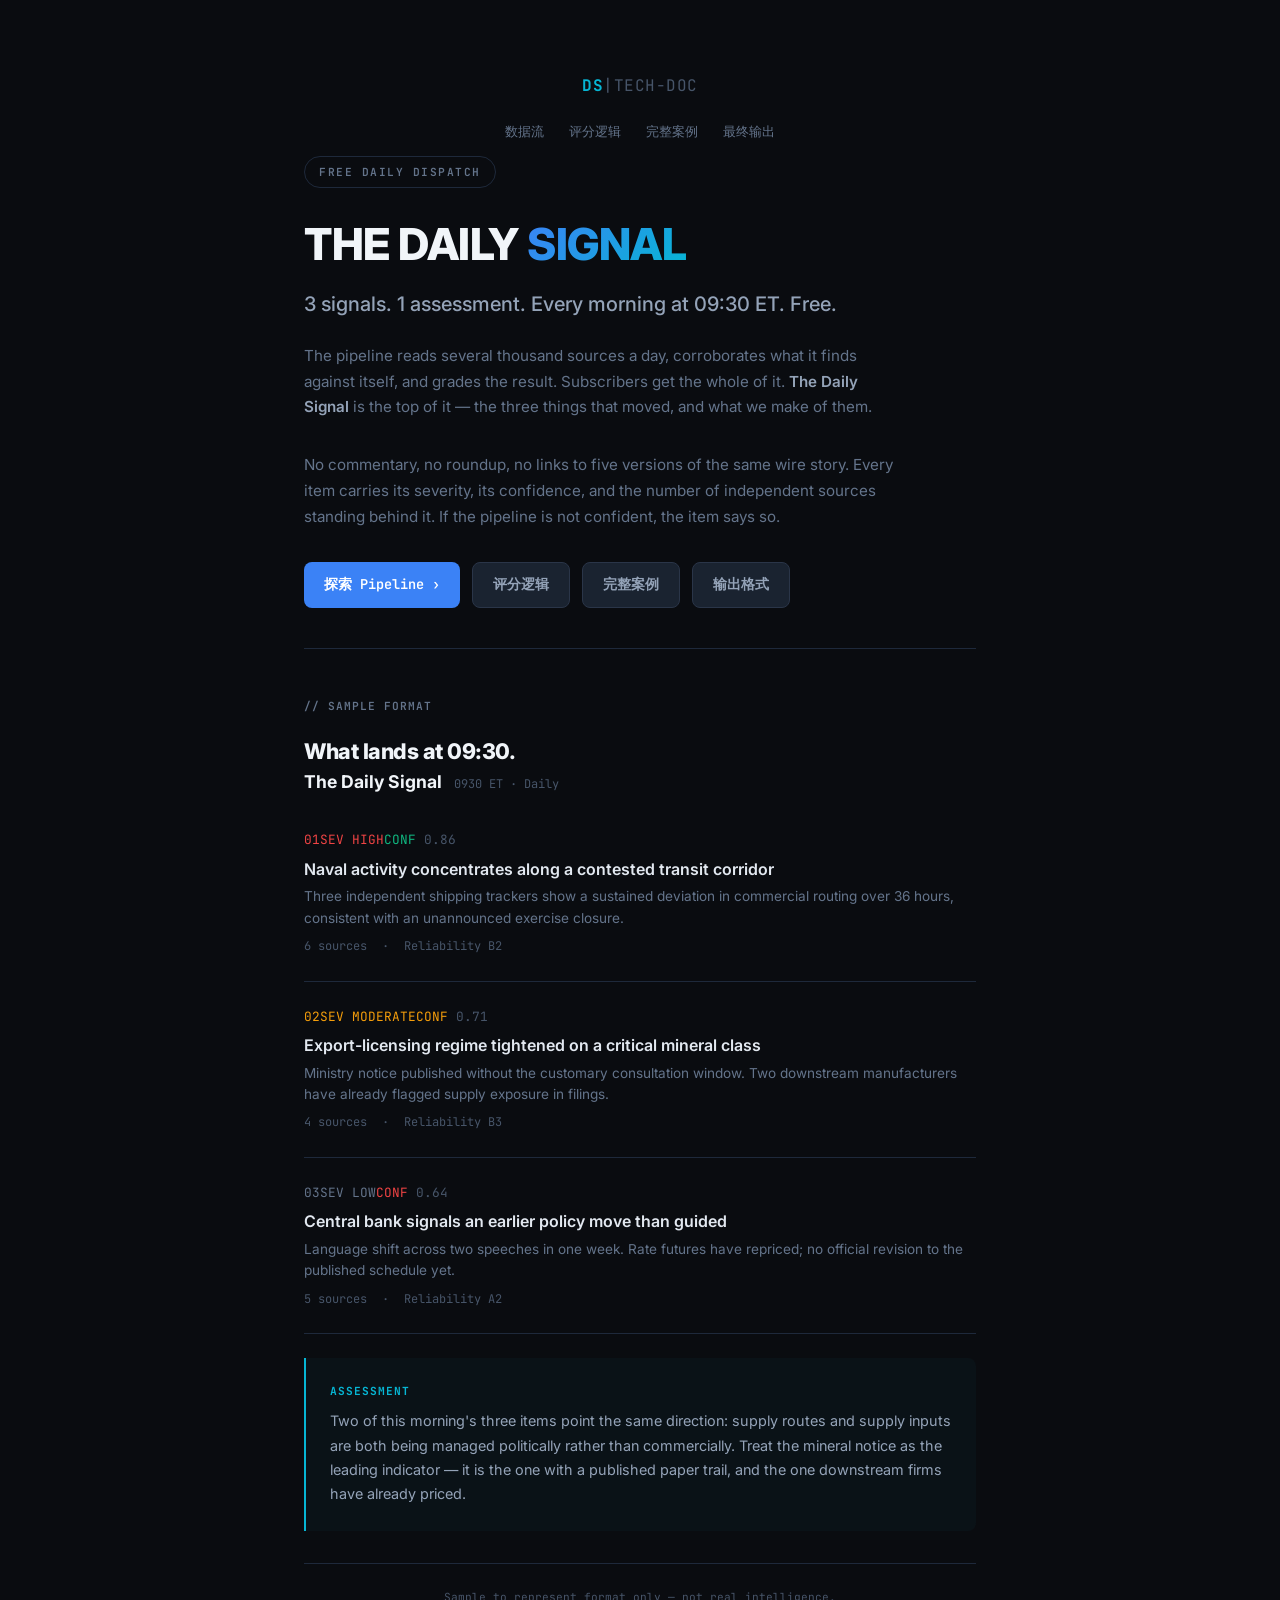
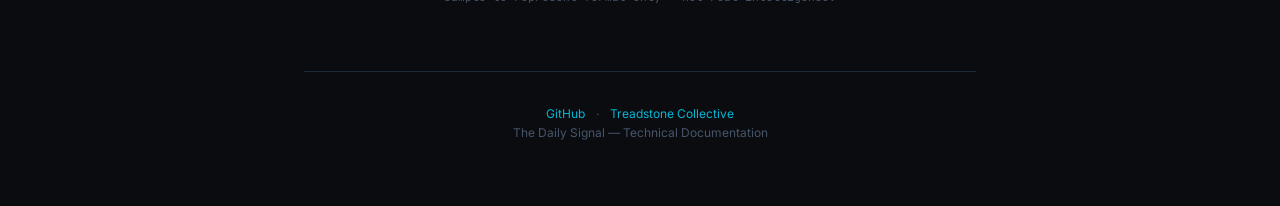
<file: index.html>
<!DOCTYPE html>
<html lang="zh-CN">
<head>
  <meta charset="UTF-8">
  <meta name="viewport" content="width=device-width, initial-scale=1.0">
  <title>The Daily Signal — 技术文档</title>
  <link rel="stylesheet" href="style.css">
  <link rel="preconnect" href="https://fonts.googleapis.com">
  <link href="https://fonts.googleapis.com/css2?family=Inter:wght@400;500;600;700;800&family=JetBrains+Mono:wght@400;500;700&display=swap" rel="stylesheet">
  <style>
    /* ============================================
       Landing Page — Treadstone Collective Style
       ============================================ */

    body.landing {
      background: #0a0c10;
    }

    .landing-page {
      max-width: 720px;
      margin: 0 auto;
      padding: 3rem 1.5rem 4rem;
    }

    /* Badge */
    .lp-badge {
      display: inline-block;
      font-family: var(--font-mono);
      font-size: 0.7rem;
      font-weight: 600;
      color: #64748b;
      letter-spacing: 1.5px;
      text-transform: uppercase;
      margin-bottom: 2rem;
      border: 1px solid #1e293b;
      padding: 0.35rem 0.9rem;
      border-radius: 100px;
    }

    /* Title */
    .lp-title {
      font-size: 2.75rem;
      font-weight: 800;
      letter-spacing: -0.5px;
      line-height: 1.1;
      margin-bottom: 1.25rem;
      color: #f1f5f9;
    }

    .lp-title .highlight {
      background: linear-gradient(135deg, #3b82f6, #06b6d4);
      -webkit-background-clip: text;
      -webkit-text-fill-color: transparent;
      background-clip: text;
    }

    /* Tagline */
    .lp-tagline {
      font-size: 1.25rem;
      font-weight: 500;
      color: #94a3b8;
      margin-bottom: 1.5rem;
      line-height: 1.5;
    }

    /* Description */
    .lp-desc {
      color: #64748b;
      font-size: 0.95rem;
      line-height: 1.7;
      margin-bottom: 2rem;
      max-width: 600px;
    }

    .lp-desc strong {
      color: #94a3b8;
      font-weight: 600;
    }

    /* CTA / Docs Nav */
    .lp-cta-row {
      display: flex;
      flex-wrap: wrap;
      gap: 0.75rem;
      margin-bottom: 3rem;
      padding-bottom: 2.5rem;
      border-bottom: 1px solid #1e293b;
    }

    .lp-cta {
      display: inline-flex;
      align-items: center;
      gap: 0.5rem;
      padding: 0.65rem 1.25rem;
      border-radius: 8px;
      font-size: 0.85rem;
      font-weight: 600;
      text-decoration: none;
      transition: all 0.2s;
      font-family: var(--font-mono);
    }

    .lp-cta.primary {
      background: #3b82f6;
      color: #fff;
    }

    .lp-cta.primary:hover {
      background: #2563eb;
    }

    .lp-cta.secondary {
      background: #1a2330;
      color: #94a3b8;
      border: 1px solid #2a3548;
    }

    .lp-cta.secondary:hover {
      border-color: #3b82f6;
      color: #e2e8f0;
    }

    .lp-cta .arrow {
      font-size: 0.75rem;
      font-family: sans-serif;
    }

    /* Section Label */
    .lp-section-label {
      font-family: var(--font-mono);
      font-size: 0.7rem;
      font-weight: 600;
      color: #64748b;
      letter-spacing: 1px;
      text-transform: uppercase;
      margin-bottom: 1.5rem;
    }

    /* Sample Format */
    .lp-sample-header {
      display: flex;
      align-items: baseline;
      gap: 0.75rem;
      margin-bottom: 0.5rem;
    }

    .lp-sample-header h3 {
      font-size: 1.1rem;
      font-weight: 700;
      color: #f1f5f9;
    }

    .lp-sample-header .meta {
      font-family: var(--font-mono);
      font-size: 0.75rem;
      color: #475569;
    }

    .lp-sample-desc {
      color: #64748b;
      font-size: 0.85rem;
      margin-bottom: 0.25rem;
    }

    /* Signal */
    .lp-signal {
      padding: 1.5rem 0;
      border-bottom: 1px solid #1e293b;
    }

    .lp-signal:last-of-type {
      border-bottom: none;
    }

    .lp-signal .signal-line {
      font-family: var(--font-mono);
      font-size: 0.8rem;
      color: #475569;
      margin-bottom: 0.4rem;
    }

    .lp-signal .signal-line .sev-high {
      color: #ef4444;
    }

    .lp-signal .signal-line .sev-mod {
      color: #f59e0b;
    }

    .lp-signal .signal-line .sev-low {
      color: #64748b;
    }

    .lp-signal .signal-line .conf-high {
      color: #10b981;
    }

    .lp-signal .signal-line .conf-mod {
      color: #f59e0b;
    }

    .lp-signal .signal-line .conf-low {
      color: #ef4444;
    }

    .lp-signal h4 {
      font-size: 1rem;
      font-weight: 600;
      color: #e2e8f0;
      line-height: 1.4;
      margin-bottom: 0.4rem;
    }

    .lp-signal p {
      font-size: 0.85rem;
      color: #64748b;
      line-height: 1.6;
    }

    .lp-signal .signal-footer {
      font-family: var(--font-mono);
      font-size: 0.75rem;
      color: #475569;
      margin-top: 0.4rem;
    }

    .lp-signal .signal-footer .sep {
      margin: 0 0.5rem;
    }

    /* Assessment */
    .lp-assessment {
      margin-top: 1.5rem;
      padding: 1.5rem;
      border-left: 2px solid #06b6d4;
      background: rgba(6, 182, 212, 0.03);
      border-radius: 0 8px 8px 0;
    }

    .lp-assessment .label {
      font-family: var(--font-mono);
      font-size: 0.7rem;
      font-weight: 700;
      color: #06b6d4;
      letter-spacing: 1px;
      text-transform: uppercase;
      margin-bottom: 0.5rem;
    }

    .lp-assessment p {
      font-size: 0.9rem;
      color: #94a3b8;
      line-height: 1.7;
    }

    /* Sample note */
    .lp-sample-note {
      text-align: center;
      font-family: var(--font-mono);
      font-size: 0.7rem;
      color: #475569;
      margin-top: 2rem;
      padding-top: 1.5rem;
      border-top: 1px solid #1e293b;
    }

    /* Footer */
    .lp-footer {
      text-align: center;
      font-size: 0.75rem;
      color: #475569;
      margin-top: 4rem;
      padding-top: 2rem;
      border-top: 1px solid #1e293b;
      line-height: 1.6;
    }

    .lp-footer a {
      color: #06b6d4;
      text-decoration: none;
    }

    .lp-footer a:hover {
      text-decoration: underline;
    }

    @media (max-width: 640px) {
      .landing-page { padding: 2rem 1rem 3rem; }
      .lp-title { font-size: 1.75rem; }
      .lp-tagline { font-size: 1rem; }
      .lp-cta-row { flex-direction: column; }
      .lp-cta { width: 100%; justify-content: center; }
    }

    /* ============================================
       Split Layout: Docs Header + Landing
       ============================================ */

    .lp-header {
      text-align: center;
      padding: 1.5rem 0 0.5rem;
    }

    .lp-header .logo-link {
      font-family: var(--font-mono);
      font-size: 1rem;
      font-weight: 700;
      color: #06b6d4;
      text-decoration: none;
      letter-spacing: 0.5px;
    }

    .lp-header .logo-link span {
      color: #475569;
      font-weight: 400;
    }

    .lp-header .nav-links {
      margin-top: 1rem;
      display: flex;
      justify-content: center;
      gap: 0.25rem;
      flex-wrap: wrap;
    }

    .lp-header .nav-links a {
      color: #64748b;
      text-decoration: none;
      font-size: 0.8rem;
      padding: 0.35rem 0.65rem;
      border-radius: 6px;
      transition: all 0.2s;
      font-weight: 500;
    }

    .lp-header .nav-links a:hover {
      color: #e2e8f0;
      background: rgba(59, 130, 246, 0.1);
    }
  </style>
</head>
<body class="landing">

  <div class="landing-page">

    <!-- Header -->
    <div class="lp-header">
      <a href="index.html" class="logo-link">DS<span>|TECH-DOC</span></a>
      <div class="nav-links">
        <a href="data-flow.html">数据流</a>
        <a href="scoring.html">评分逻辑</a>
        <a href="case-study.html">完整案例</a>
        <a href="output.html">最终输出</a>
      </div>
    </div>

    <!-- Badge -->
    <div class="lp-badge">FREE DAILY DISPATCH</div>

    <!-- Title -->
    <h1 class="lp-title">THE DAILY <span class="highlight">SIGNAL</span></h1>

    <!-- Tagline -->
    <p class="lp-tagline">3 signals. 1 assessment. Every morning at 09:30 ET. Free.</p>

    <!-- Description -->
    <p class="lp-desc">
      The pipeline reads several thousand sources a day, corroborates what it finds against itself, and grades the result. Subscribers get the whole of it. <strong>The Daily Signal</strong> is the top of it — the three things that moved, and what we make of them.
    </p>
    <p class="lp-desc">
      No commentary, no roundup, no links to five versions of the same wire story. Every item carries its severity, its confidence, and the number of independent sources standing behind it. If the pipeline is not confident, the item says so.
    </p>

    <!-- CTA / Docs Navigation -->
    <div class="lp-cta-row">
      <a href="data-flow.html" class="lp-cta primary">
        <span>探索 Pipeline ›</span>
      </a>
      <a href="scoring.html" class="lp-cta secondary">评分逻辑</a>
      <a href="case-study.html" class="lp-cta secondary">完整案例</a>
      <a href="output.html" class="lp-cta secondary">输出格式</a>
    </div>

    <!-- Sample Format -->
    <div class="lp-section-label">// SAMPLE FORMAT</div>

    <h2 class="lp-title" style="font-size:1.35rem;margin-bottom:0.25rem;">What lands at 09:30.</h2>

    <div class="lp-sample-header">
      <h3>The Daily Signal</h3>
      <span class="meta">0930 ET · Daily</span>
    </div>

    <!-- Signal 1 -->
    <div class="lp-signal">
      <div class="signal-line">
        <span class="sev-high">01SEV HIGH</span><span class="conf-high">CONF</span> 0.86
      </div>
      <h4>Naval activity concentrates along a contested transit corridor</h4>
      <p>Three independent shipping trackers show a sustained deviation in commercial routing over 36 hours, consistent with an unannounced exercise closure.</p>
      <div class="signal-footer">6 sources <span class="sep">·</span> Reliability B2</div>
    </div>

    <!-- Signal 2 -->
    <div class="lp-signal">
      <div class="signal-line">
        <span class="sev-mod">02SEV MODERATE</span><span class="conf-mod">CONF</span> 0.71
      </div>
      <h4>Export-licensing regime tightened on a critical mineral class</h4>
      <p>Ministry notice published without the customary consultation window. Two downstream manufacturers have already flagged supply exposure in filings.</p>
      <div class="signal-footer">4 sources <span class="sep">·</span> Reliability B3</div>
    </div>

    <!-- Signal 3 -->
    <div class="lp-signal">
      <div class="signal-line">
        <span class="sev-low">03SEV LOW</span><span class="conf-low">CONF</span> 0.64
      </div>
      <h4>Central bank signals an earlier policy move than guided</h4>
      <p>Language shift across two speeches in one week. Rate futures have repriced; no official revision to the published schedule yet.</p>
      <div class="signal-footer">5 sources <span class="sep">·</span> Reliability A2</div>
    </div>

    <!-- Assessment -->
    <div class="lp-assessment">
      <div class="label">Assessment</div>
      <p>Two of this morning's three items point the same direction: supply routes and supply inputs are both being managed politically rather than commercially. Treat the mineral notice as the leading indicator — it is the one with a published paper trail, and the one downstream firms have already priced.</p>
    </div>

    <div class="lp-sample-note">Sample to represent format only — not real intelligence.</div>

    <!-- Footer -->
    <div class="lp-footer">
      <a href="https://github.com/Wadesha/daily-signal-docs">GitHub</a>
      <span style="margin:0 0.5rem;">·</span>
      <a href="https://www.treadstonecollective.com/daily-signal">Treadstone Collective</a>
      <br>
      The Daily Signal — Technical Documentation
    </div>

  </div>

</body>
</html>
</file>
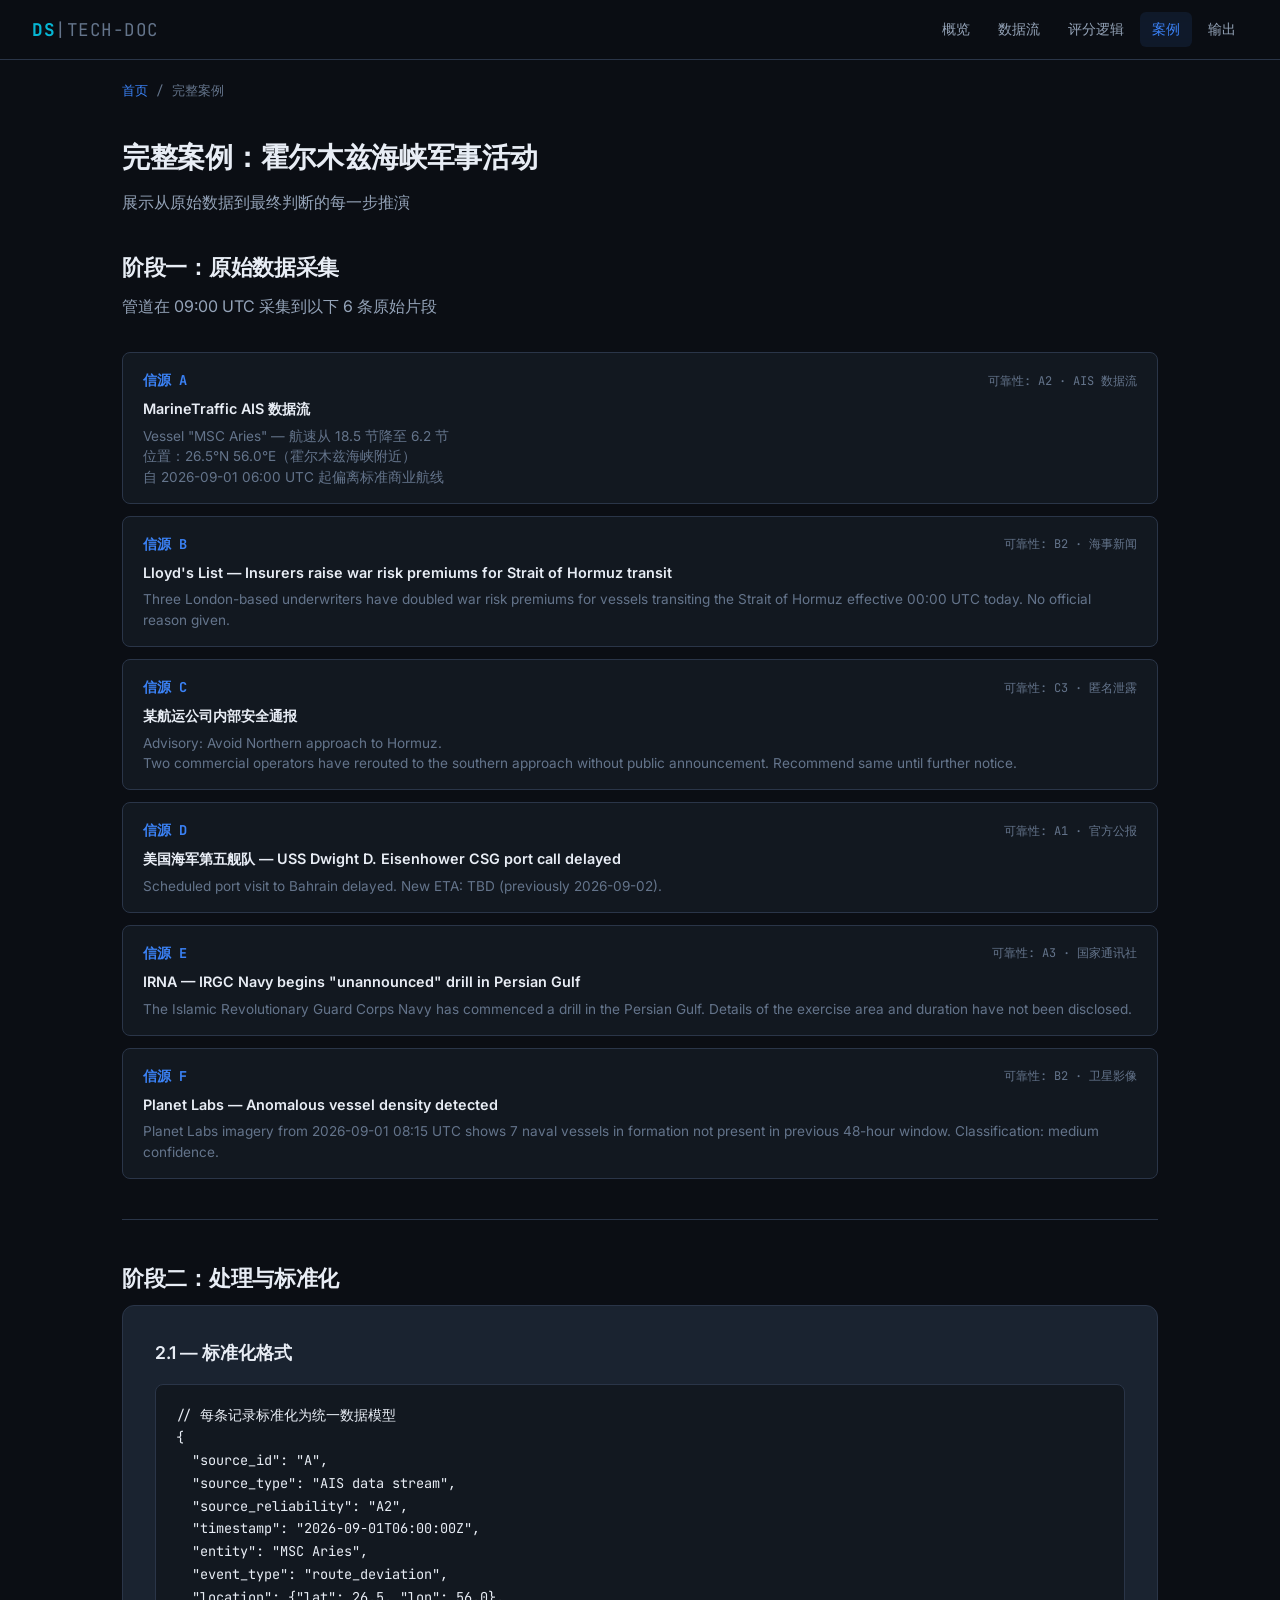
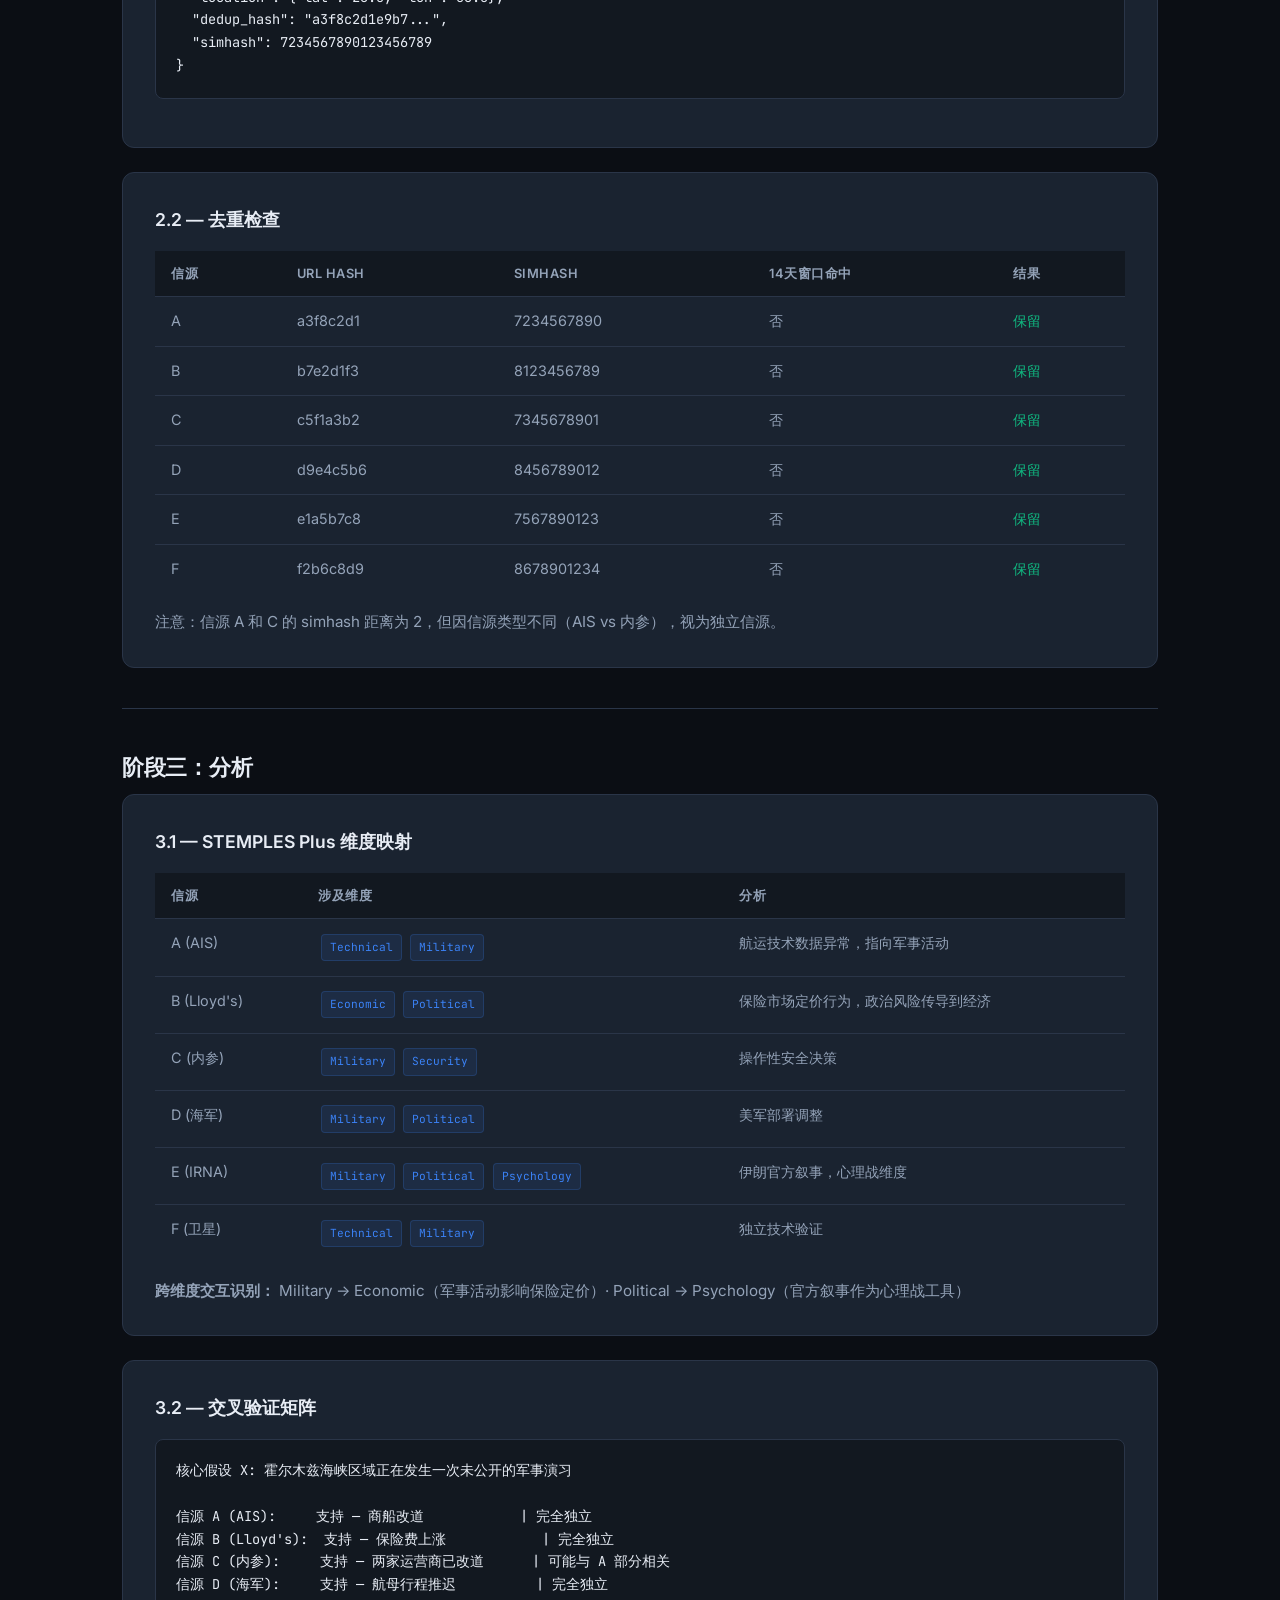
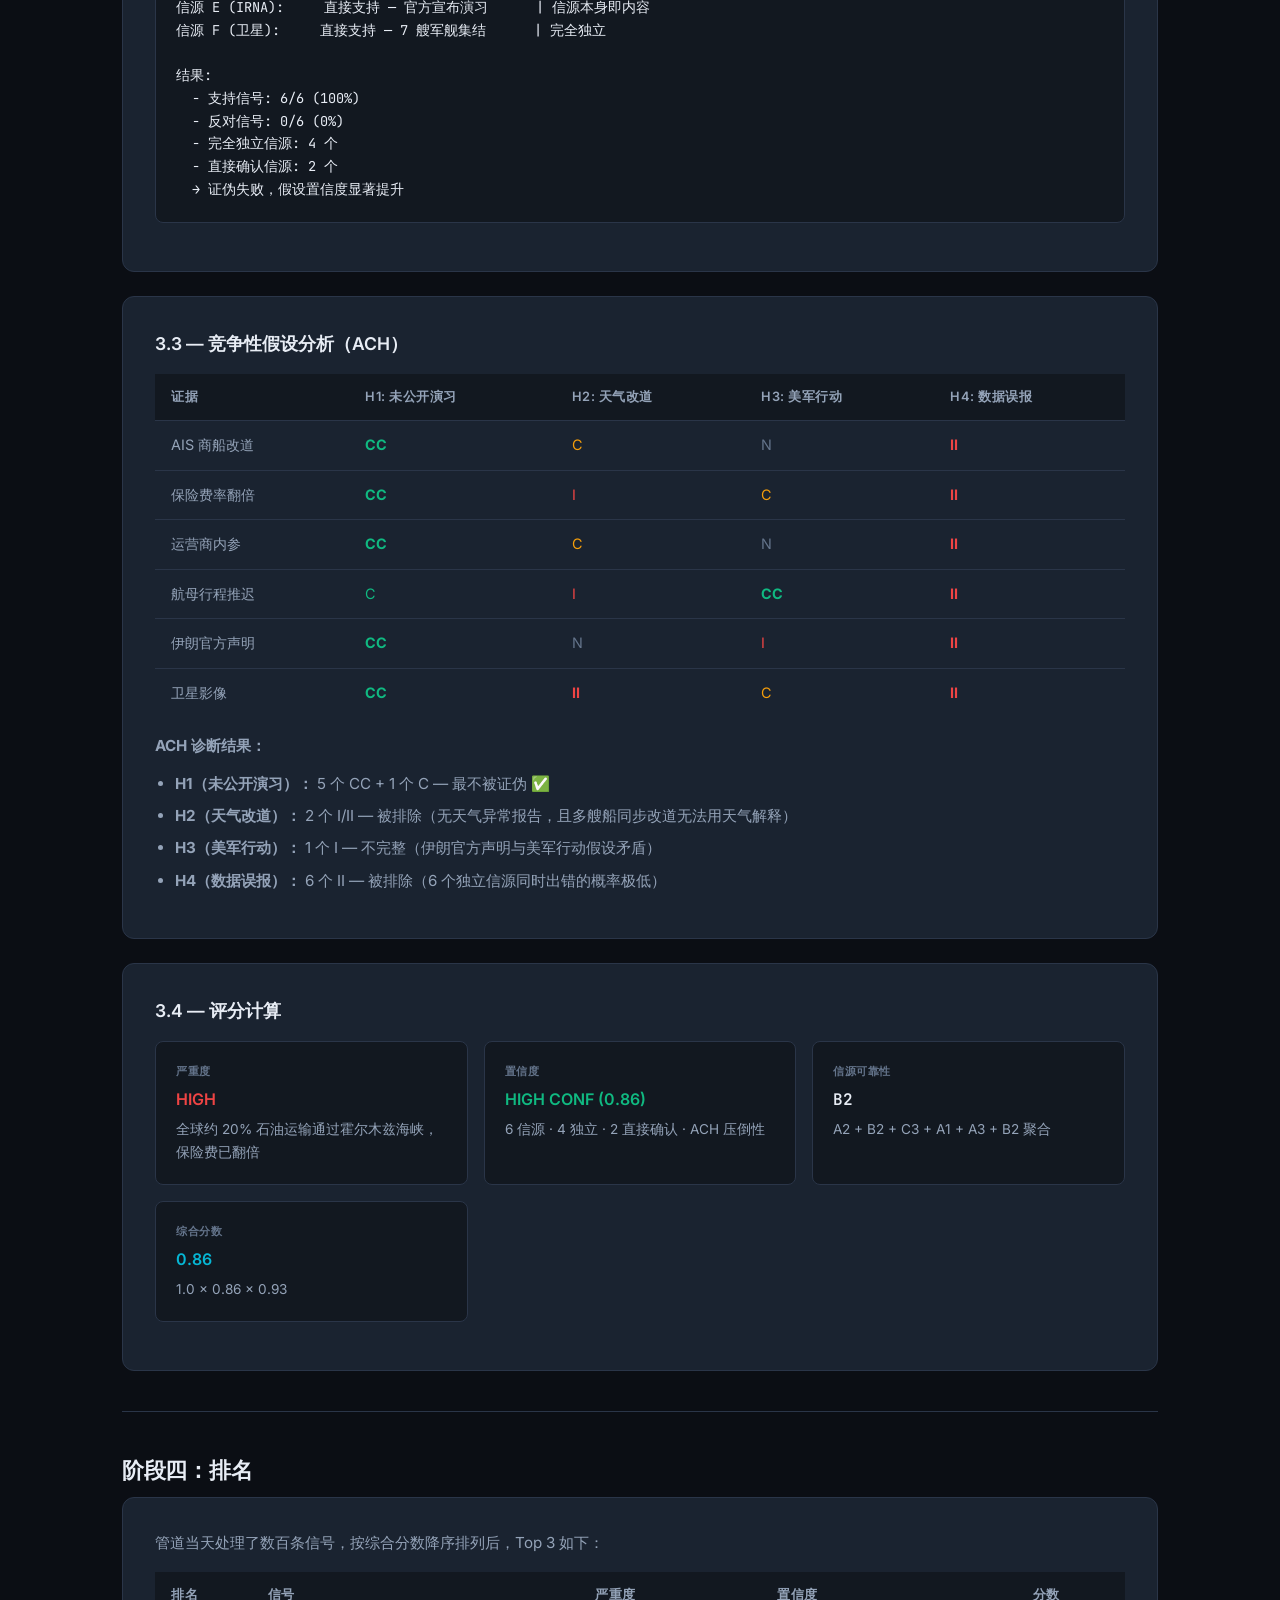
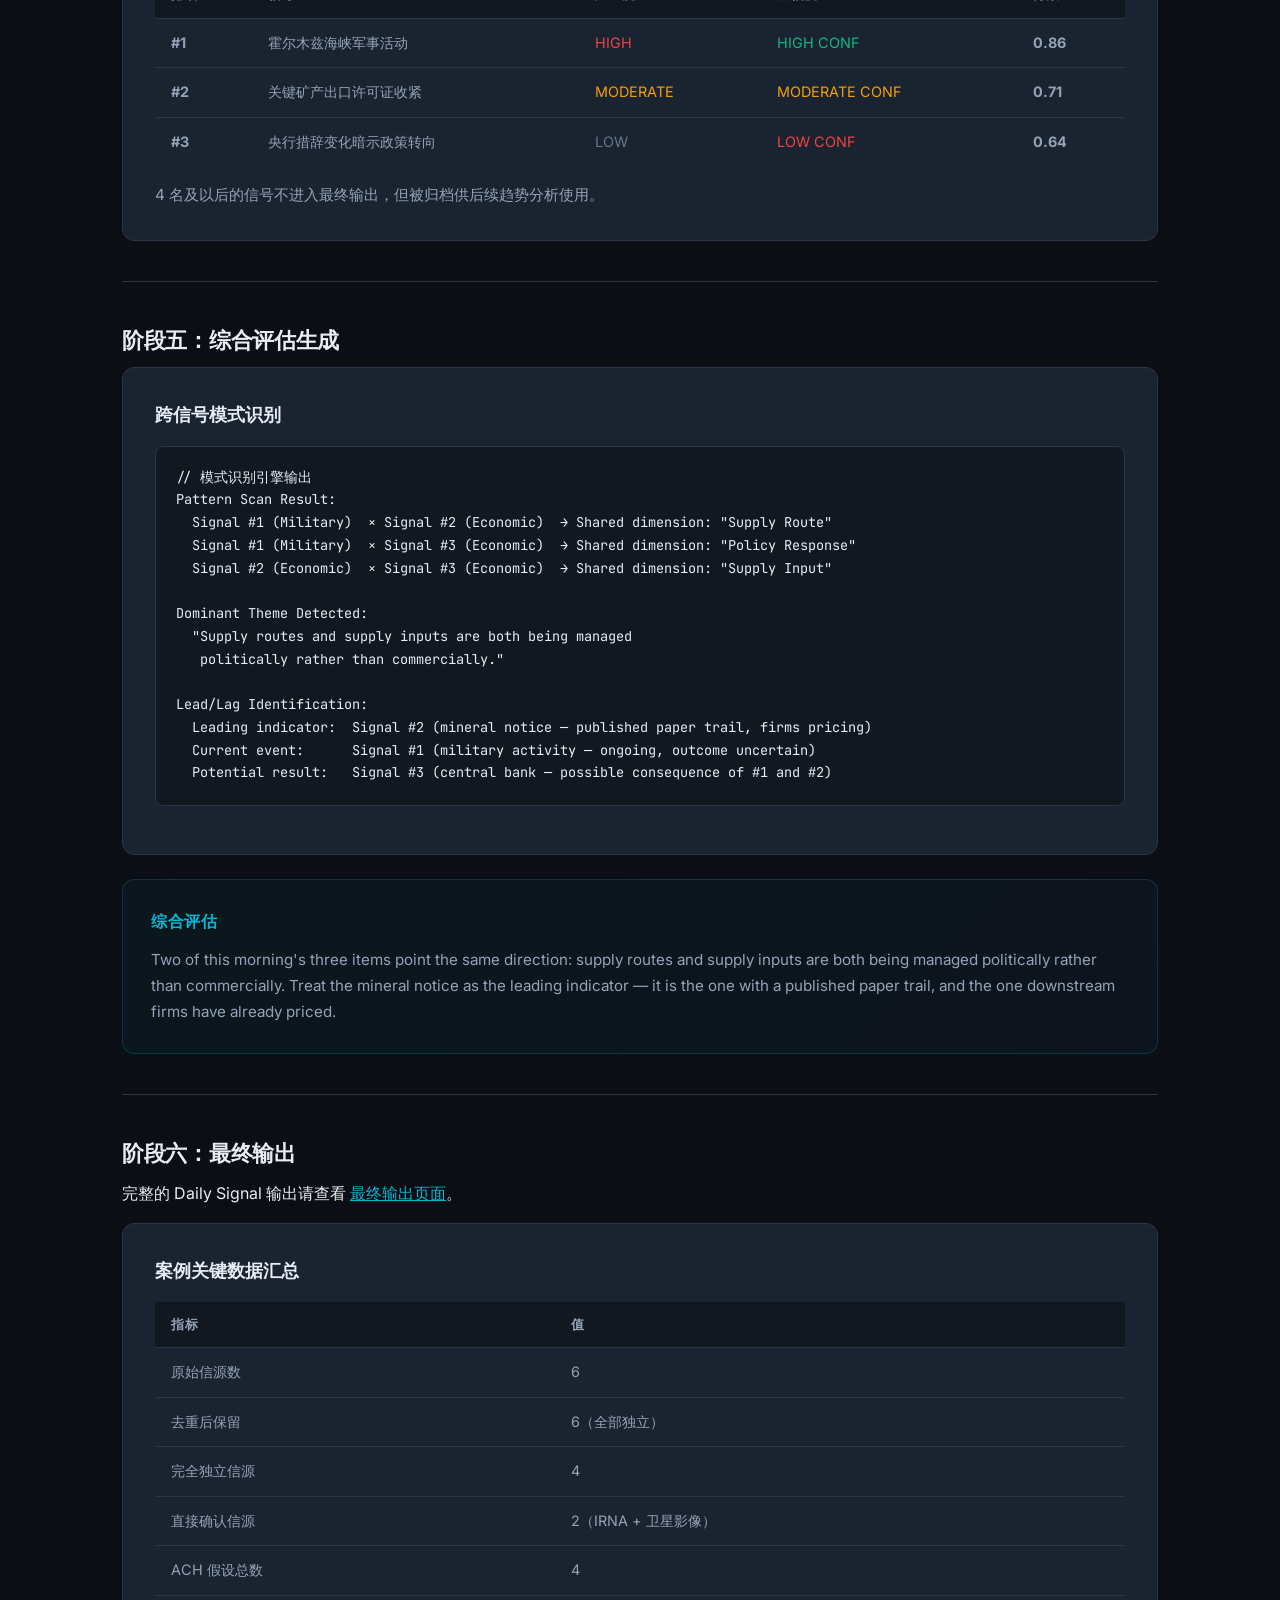
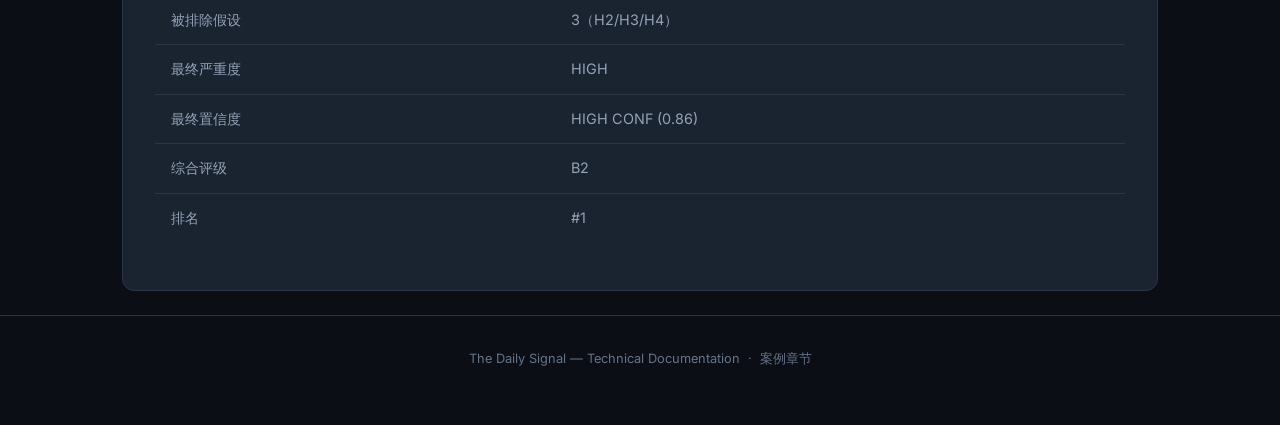
<file: case-study.html>
<!DOCTYPE html>
<html lang="zh-CN">
<head>
  <meta charset="UTF-8">
  <meta name="viewport" content="width=device-width, initial-scale=1.0">
  <title>完整案例 — The Daily Signal</title>
  <link rel="stylesheet" href="style.css">
  <link href="https://fonts.googleapis.com/css2?family=Inter:wght@400;500;600;700;800&family=JetBrains+Mono:wght@400;500;700&display=swap" rel="stylesheet">
</head>
<body>

<nav>
  <a href="index.html" class="logo">DS<span>|TECH-DOC</span></a>
  <div class="nav-links">
    <a href="index.html">概览</a>
    <a href="data-flow.html">数据流</a>
    <a href="scoring.html">评分逻辑</a>
    <a href="case-study.html" class="active">案例</a>
    <a href="output.html">输出</a>
  </div>
</nav>

<main>
  <div class="container">

    <div class="breadcrumb">
      <a href="index.html">首页</a> / 完整案例
    </div>

    <h1 class="section-title">完整案例：霍尔木兹海峡军事活动</h1>
    <p class="section-subtitle">展示从原始数据到最终判断的每一步推演</p>

    <!-- Phase 1: Raw Data -->
    <section class="mt-4">
      <h2 class="section-title" style="font-size:1.35rem;">阶段一：原始数据采集</h2>
      <p class="section-subtitle">管道在 09:00 UTC 采集到以下 6 条原始片段</p>

      <div class="source-block">
        <div class="source-header">
          <span class="source-id">信源 A</span>
          <span class="source-reliability">可靠性: A2 · AIS 数据流</span>
        </div>
        <div class="source-title">MarineTraffic AIS 数据流</div>
        <div class="source-content">
          Vessel "MSC Aries" — 航速从 18.5 节降至 6.2 节<br>
          位置：26.5°N 56.0°E（霍尔木兹海峡附近）<br>
          自 2026-09-01 06:00 UTC 起偏离标准商业航线
        </div>
      </div>

      <div class="source-block">
        <div class="source-header">
          <span class="source-id">信源 B</span>
          <span class="source-reliability">可靠性: B2 · 海事新闻</span>
        </div>
        <div class="source-title">Lloyd's List — Insurers raise war risk premiums for Strait of Hormuz transit</div>
        <div class="source-content">
          Three London-based underwriters have doubled war risk premiums for vessels transiting the Strait of Hormuz effective 00:00 UTC today. No official reason given.
        </div>
      </div>

      <div class="source-block">
        <div class="source-header">
          <span class="source-id">信源 C</span>
          <span class="source-reliability">可靠性: C3 · 匿名泄露</span>
        </div>
        <div class="source-title">某航运公司内部安全通报</div>
        <div class="source-content">
          Advisory: Avoid Northern approach to Hormuz.<br>
          Two commercial operators have rerouted to the southern approach without public announcement. Recommend same until further notice.
        </div>
      </div>

      <div class="source-block">
        <div class="source-header">
          <span class="source-id">信源 D</span>
          <span class="source-reliability">可靠性: A1 · 官方公报</span>
        </div>
        <div class="source-title">美国海军第五舰队 — USS Dwight D. Eisenhower CSG port call delayed</div>
        <div class="source-content">
          Scheduled port visit to Bahrain delayed. New ETA: TBD (previously 2026-09-02).
        </div>
      </div>

      <div class="source-block">
        <div class="source-header">
          <span class="source-id">信源 E</span>
          <span class="source-reliability">可靠性: A3 · 国家通讯社</span>
        </div>
        <div class="source-title">IRNA — IRGC Navy begins "unannounced" drill in Persian Gulf</div>
        <div class="source-content">
          The Islamic Revolutionary Guard Corps Navy has commenced a drill in the Persian Gulf. Details of the exercise area and duration have not been disclosed.
        </div>
      </div>

      <div class="source-block">
        <div class="source-header">
          <span class="source-id">信源 F</span>
          <span class="source-reliability">可靠性: B2 · 卫星影像</span>
        </div>
        <div class="source-title">Planet Labs — Anomalous vessel density detected</div>
        <div class="source-content">
          Planet Labs imagery from 2026-09-01 08:15 UTC shows 7 naval vessels in formation not present in previous 48-hour window. Classification: medium confidence.
        </div>
      </div>
    </section>

    <hr class="divider">

    <!-- Phase 2: Processing -->
    <section>
      <h2 class="section-title" style="font-size:1.35rem;">阶段二：处理与标准化</h2>

      <div class="card">
        <h3>2.1 — 标准化格式</h3>
        <pre><code>// 每条记录标准化为统一数据模型
{
  "source_id": "A",
  "source_type": "AIS data stream",
  "source_reliability": "A2",
  "timestamp": "2026-09-01T06:00:00Z",
  "entity": "MSC Aries",
  "event_type": "route_deviation",
  "location": {"lat": 26.5, "lon": 56.0},
  "dedup_hash": "a3f8c2d1e9b7...",
  "simhash": 7234567890123456789
}</code></pre>
      </div>

      <div class="card">
        <h3>2.2 — 去重检查</h3>
        <div class="table-wrapper">
          <table>
            <thead>
              <tr>
                <th>信源</th>
                <th>URL Hash</th>
                <th>simhash</th>
                <th>14天窗口命中</th>
                <th>结果</th>
              </tr>
            </thead>
            <tbody>
              <tr><td>A</td><td>a3f8c2d1</td><td>7234567890</td><td>否</td><td style="color:var(--accent-green);">保留</td></tr>
              <tr><td>B</td><td>b7e2d1f3</td><td>8123456789</td><td>否</td><td style="color:var(--accent-green);">保留</td></tr>
              <tr><td>C</td><td>c5f1a3b2</td><td>7345678901</td><td>否</td><td style="color:var(--accent-green);">保留</td></tr>
              <tr><td>D</td><td>d9e4c5b6</td><td>8456789012</td><td>否</td><td style="color:var(--accent-green);">保留</td></tr>
              <tr><td>E</td><td>e1a5b7c8</td><td>7567890123</td><td>否</td><td style="color:var(--accent-green);">保留</td></tr>
              <tr><td>F</td><td>f2b6c8d9</td><td>8678901234</td><td>否</td><td style="color:var(--accent-green);">保留</td></tr>
            </tbody>
          </table>
        </div>
        <p class="mt-1 text-muted">注意：信源 A 和 C 的 simhash 距离为 2，但因信源类型不同（AIS vs 内参），视为独立信源。</p>
      </div>
    </section>

    <hr class="divider">

    <!-- Phase 3: Analysis -->
    <section>
      <h2 class="section-title" style="font-size:1.35rem;">阶段三：分析</h2>

      <div class="card">
        <h3>3.1 — STEMPLES Plus 维度映射</h3>
        <div class="table-wrapper">
          <table>
            <thead>
              <tr>
                <th>信源</th>
                <th>涉及维度</th>
                <th>分析</th>
              </tr>
            </thead>
            <tbody>
              <tr><td>A (AIS)</td><td><span class="badge-tag">Technical</span> <span class="badge-tag">Military</span></td><td>航运技术数据异常，指向军事活动</td></tr>
              <tr><td>B (Lloyd's)</td><td><span class="badge-tag">Economic</span> <span class="badge-tag">Political</span></td><td>保险市场定价行为，政治风险传导到经济</td></tr>
              <tr><td>C (内参)</td><td><span class="badge-tag">Military</span> <span class="badge-tag">Security</span></td><td>操作性安全决策</td></tr>
              <tr><td>D (海军)</td><td><span class="badge-tag">Military</span> <span class="badge-tag">Political</span></td><td>美军部署调整</td></tr>
              <tr><td>E (IRNA)</td><td><span class="badge-tag">Military</span> <span class="badge-tag">Political</span> <span class="badge-tag">Psychology</span></td><td>伊朗官方叙事，心理战维度</td></tr>
              <tr><td>F (卫星)</td><td><span class="badge-tag">Technical</span> <span class="badge-tag">Military</span></td><td>独立技术验证</td></tr>
            </tbody>
          </table>
        </div>
        <p class="mt-1"><strong>跨维度交互识别：</strong> Military → Economic（军事活动影响保险定价）· Political → Psychology（官方叙事作为心理战工具）</p>
      </div>

      <div class="card">
        <h3>3.2 — 交叉验证矩阵</h3>
        <pre><code>核心假设 X: 霍尔木兹海峡区域正在发生一次未公开的军事演习

信源 A (AIS):     支持 — 商船改道            | 完全独立
信源 B (Lloyd's):  支持 — 保险费上涨            | 完全独立
信源 C (内参):     支持 — 两家运营商已改道      | 可能与 A 部分相关
信源 D (海军):     支持 — 航母行程推迟          | 完全独立
信源 E (IRNA):     直接支持 — 官方宣布演习      | 信源本身即内容
信源 F (卫星):     直接支持 — 7 艘军舰集结      | 完全独立

结果:
  - 支持信号: 6/6 (100%)
  - 反对信号: 0/6 (0%)
  - 完全独立信源: 4 个
  - 直接确认信源: 2 个
  → 证伪失败，假设置信度显著提升</code></pre>
      </div>

      <div class="card">
        <h3>3.3 — 竞争性假设分析（ACH）</h3>

        <div class="table-wrapper">
          <table>
            <thead>
              <tr>
                <th style="min-width:100px;">证据</th>
                <th>H1: 未公开演习</th>
                <th>H2: 天气改道</th>
                <th>H3: 美军行动</th>
                <th>H4: 数据误报</th>
              </tr>
            </thead>
            <tbody>
              <tr><td>AIS 商船改道</td><td style="color:var(--accent-green);font-weight:700;">CC</td><td style="color:var(--accent-yellow);">C</td><td style="color:var(--text-muted);">N</td><td style="color:var(--accent-red);font-weight:700;">II</td></tr>
              <tr><td>保险费率翻倍</td><td style="color:var(--accent-green);font-weight:700;">CC</td><td style="color:var(--accent-red);">I</td><td style="color:var(--accent-yellow);">C</td><td style="color:var(--accent-red);font-weight:700;">II</td></tr>
              <tr><td>运营商内参</td><td style="color:var(--accent-green);font-weight:700;">CC</td><td style="color:var(--accent-yellow);">C</td><td style="color:var(--text-muted);">N</td><td style="color:var(--accent-red);font-weight:700;">II</td></tr>
              <tr><td>航母行程推迟</td><td style="color:var(--accent-green);">C</td><td style="color:var(--accent-red);">I</td><td style="color:var(--accent-green);font-weight:700;">CC</td><td style="color:var(--accent-red);font-weight:700;">II</td></tr>
              <tr><td>伊朗官方声明</td><td style="color:var(--accent-green);font-weight:700;">CC</td><td style="color:var(--text-muted);">N</td><td style="color:var(--accent-red);">I</td><td style="color:var(--accent-red);font-weight:700;">II</td></tr>
              <tr><td>卫星影像</td><td style="color:var(--accent-green);font-weight:700;">CC</td><td style="color:var(--accent-red);font-weight:700;">II</td><td style="color:var(--accent-yellow);">C</td><td style="color:var(--accent-red);font-weight:700;">II</td></tr>
            </tbody>
          </table>
        </div>

        <p class="mt-2"><strong>ACH 诊断结果：</strong></p>
        <ul>
          <li><strong>H1（未公开演习）：</strong> 5 个 CC + 1 个 C — 最不被证伪 ✅</li>
          <li><strong>H2（天气改道）：</strong> 2 个 I/II — 被排除（无天气异常报告，且多艘船同步改道无法用天气解释）</li>
          <li><strong>H3（美军行动）：</strong> 1 个 I — 不完整（伊朗官方声明与美军行动假设矛盾）</li>
          <li><strong>H4（数据误报）：</strong> 6 个 II — 被排除（6 个独立信源同时出错的概率极低）</li>
        </ul>
      </div>

      <div class="card">
        <h3>3.4 — 评分计算</h3>

        <div class="info-grid">
          <div class="info-item">
            <div class="label">严重度</div>
            <div class="value" style="color:var(--severity-high);">HIGH</div>
            <div class="desc">全球约 20% 石油运输通过霍尔木兹海峡，保险费已翻倍</div>
          </div>
          <div class="info-item">
            <div class="label">置信度</div>
            <div class="value" style="color:var(--conf-high);">HIGH CONF (0.86)</div>
            <div class="desc">6 信源 · 4 独立 · 2 直接确认 · ACH 压倒性</div>
          </div>
          <div class="info-item">
            <div class="label">信源可靠性</div>
            <div class="value mono">B2</div>
            <div class="desc">A2 + B2 + C3 + A1 + A3 + B2 聚合</div>
          </div>
          <div class="info-item">
            <div class="label">综合分数</div>
            <div class="value" style="color:var(--accent-cyan);">0.86</div>
            <div class="desc">1.0 × 0.86 × 0.93</div>
          </div>
        </div>
      </div>
    </section>

    <hr class="divider">

    <!-- Phase 4: Ranking -->
    <section>
      <h2 class="section-title" style="font-size:1.35rem;">阶段四：排名</h2>

      <div class="card">
        <p>管道当天处理了数百条信号，按综合分数降序排列后，Top 3 如下：</p>

        <div class="table-wrapper mt-2">
          <table>
            <thead>
              <tr>
                <th>排名</th>
                <th>信号</th>
                <th>严重度</th>
                <th>置信度</th>
                <th>分数</th>
              </tr>
            </thead>
            <tbody>
              <tr>
                <td><strong>#1</strong></td>
                <td>霍尔木兹海峡军事活动</td>
                <td><span style="color:var(--severity-high);">HIGH</span></td>
                <td><span style="color:var(--conf-high);">HIGH CONF</span></td>
                <td><strong>0.86</strong></td>
              </tr>
              <tr>
                <td><strong>#2</strong></td>
                <td>关键矿产出口许可证收紧</td>
                <td><span style="color:var(--severity-moderate);">MODERATE</span></td>
                <td><span style="color:var(--conf-moderate);">MODERATE CONF</span></td>
                <td><strong>0.71</strong></td>
              </tr>
              <tr>
                <td><strong>#3</strong></td>
                <td>央行措辞变化暗示政策转向</td>
                <td><span style="color:var(--severity-low);">LOW</span></td>
                <td><span style="color:var(--conf-low);">LOW CONF</span></td>
                <td><strong>0.64</strong></td>
              </tr>
            </tbody>
          </table>
        </div>

        <p class="mt-1 text-muted">4 名及以后的信号不进入最终输出，但被归档供后续趋势分析使用。</p>
      </div>
    </section>

    <hr class="divider">

    <!-- Phase 5: Assessment -->
    <section>
      <h2 class="section-title" style="font-size:1.35rem;">阶段五：综合评估生成</h2>

      <div class="card">
        <h3>跨信号模式识别</h3>
        <pre><code>// 模式识别引擎输出
Pattern Scan Result:
  Signal #1 (Military)  × Signal #2 (Economic)  → Shared dimension: "Supply Route"
  Signal #1 (Military)  × Signal #3 (Economic)  → Shared dimension: "Policy Response"
  Signal #2 (Economic)  × Signal #3 (Economic)  → Shared dimension: "Supply Input"

Dominant Theme Detected:
  "Supply routes and supply inputs are both being managed
   politically rather than commercially."

Lead/Lag Identification:
  Leading indicator:  Signal #2 (mineral notice — published paper trail, firms pricing)
  Current event:      Signal #1 (military activity — ongoing, outcome uncertain)
  Potential result:   Signal #3 (central bank — possible consequence of #1 and #2)</code></pre>
      </div>

      <div class="assessment-box">
        <h3>综合评估</h3>
        <p>Two of this morning's three items point the same direction: supply routes and supply inputs are both being managed politically rather than commercially. Treat the mineral notice as the leading indicator — it is the one with a published paper trail, and the one downstream firms have already priced.</p>
      </div>
    </section>

    <hr class="divider">

    <!-- Phase 6: Output -->
    <section>
      <h2 class="section-title" style="font-size:1.35rem;">阶段六：最终输出</h2>

      <p>完整的 Daily Signal 输出请查看 <a href="output.html" style="color:var(--accent-cyan);">最终输出页面</a>。</p>

      <div class="card mt-2">
        <h3>案例关键数据汇总</h3>
        <div class="table-wrapper">
          <table>
            <thead>
              <tr>
                <th>指标</th>
                <th>值</th>
              </tr>
            </thead>
            <tbody>
              <tr><td>原始信源数</td><td>6</td></tr>
              <tr><td>去重后保留</td><td>6（全部独立）</td></tr>
              <tr><td>完全独立信源</td><td>4</td></tr>
              <tr><td>直接确认信源</td><td>2（IRNA + 卫星影像）</td></tr>
              <tr><td>ACH 假设总数</td><td>4</td></tr>
              <tr><td>被排除假设</td><td>3（H2/H3/H4）</td></tr>
              <tr><td>最终严重度</td><td>HIGH</td></tr>
              <tr><td>最终置信度</td><td>HIGH CONF (0.86)</td></tr>
              <tr><td>综合评级</td><td>B2</td></tr>
              <tr><td>排名</td><td>#1</td></tr>
            </tbody>
          </table>
        </div>
      </div>
    </section>

  </div>

  <footer>
    <div class="container">
      The Daily Signal — Technical Documentation &nbsp;·&nbsp; 案例章节
    </div>
  </footer>
</main>

</body>
</html>
</file>
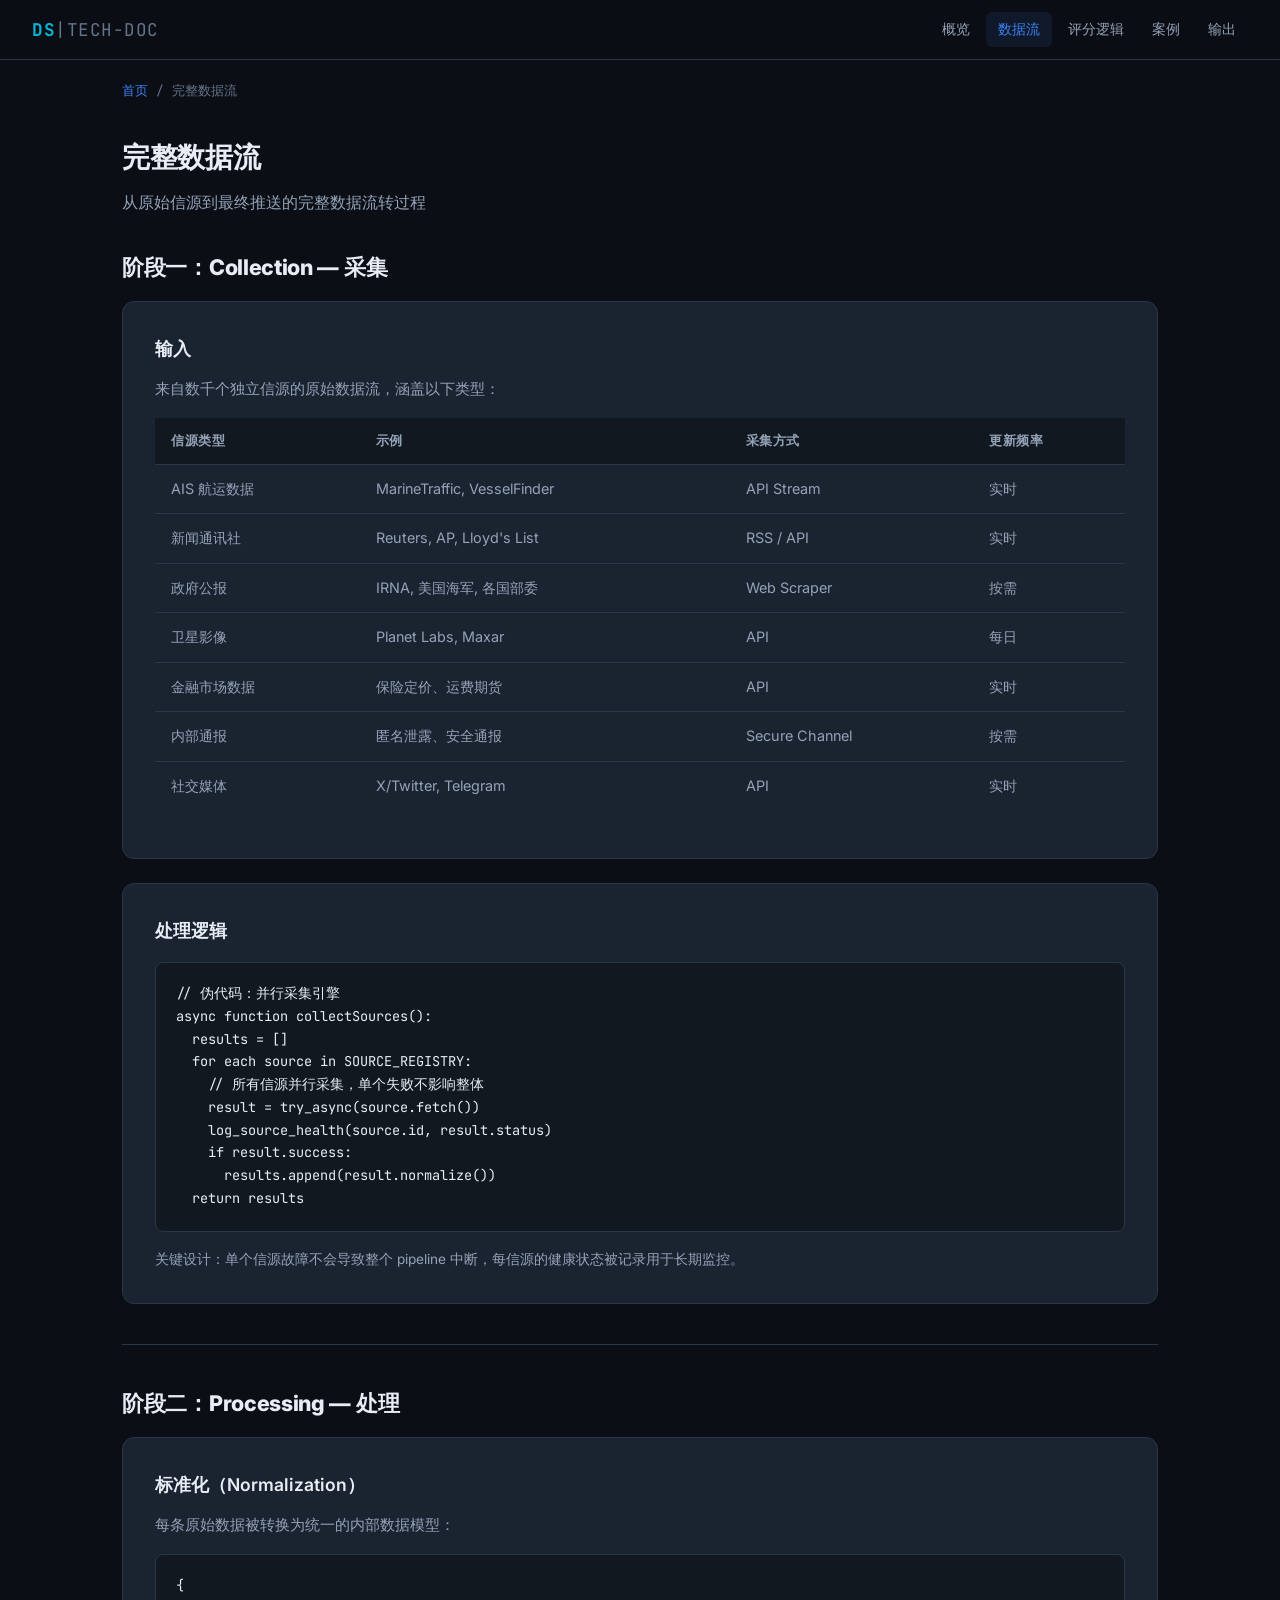
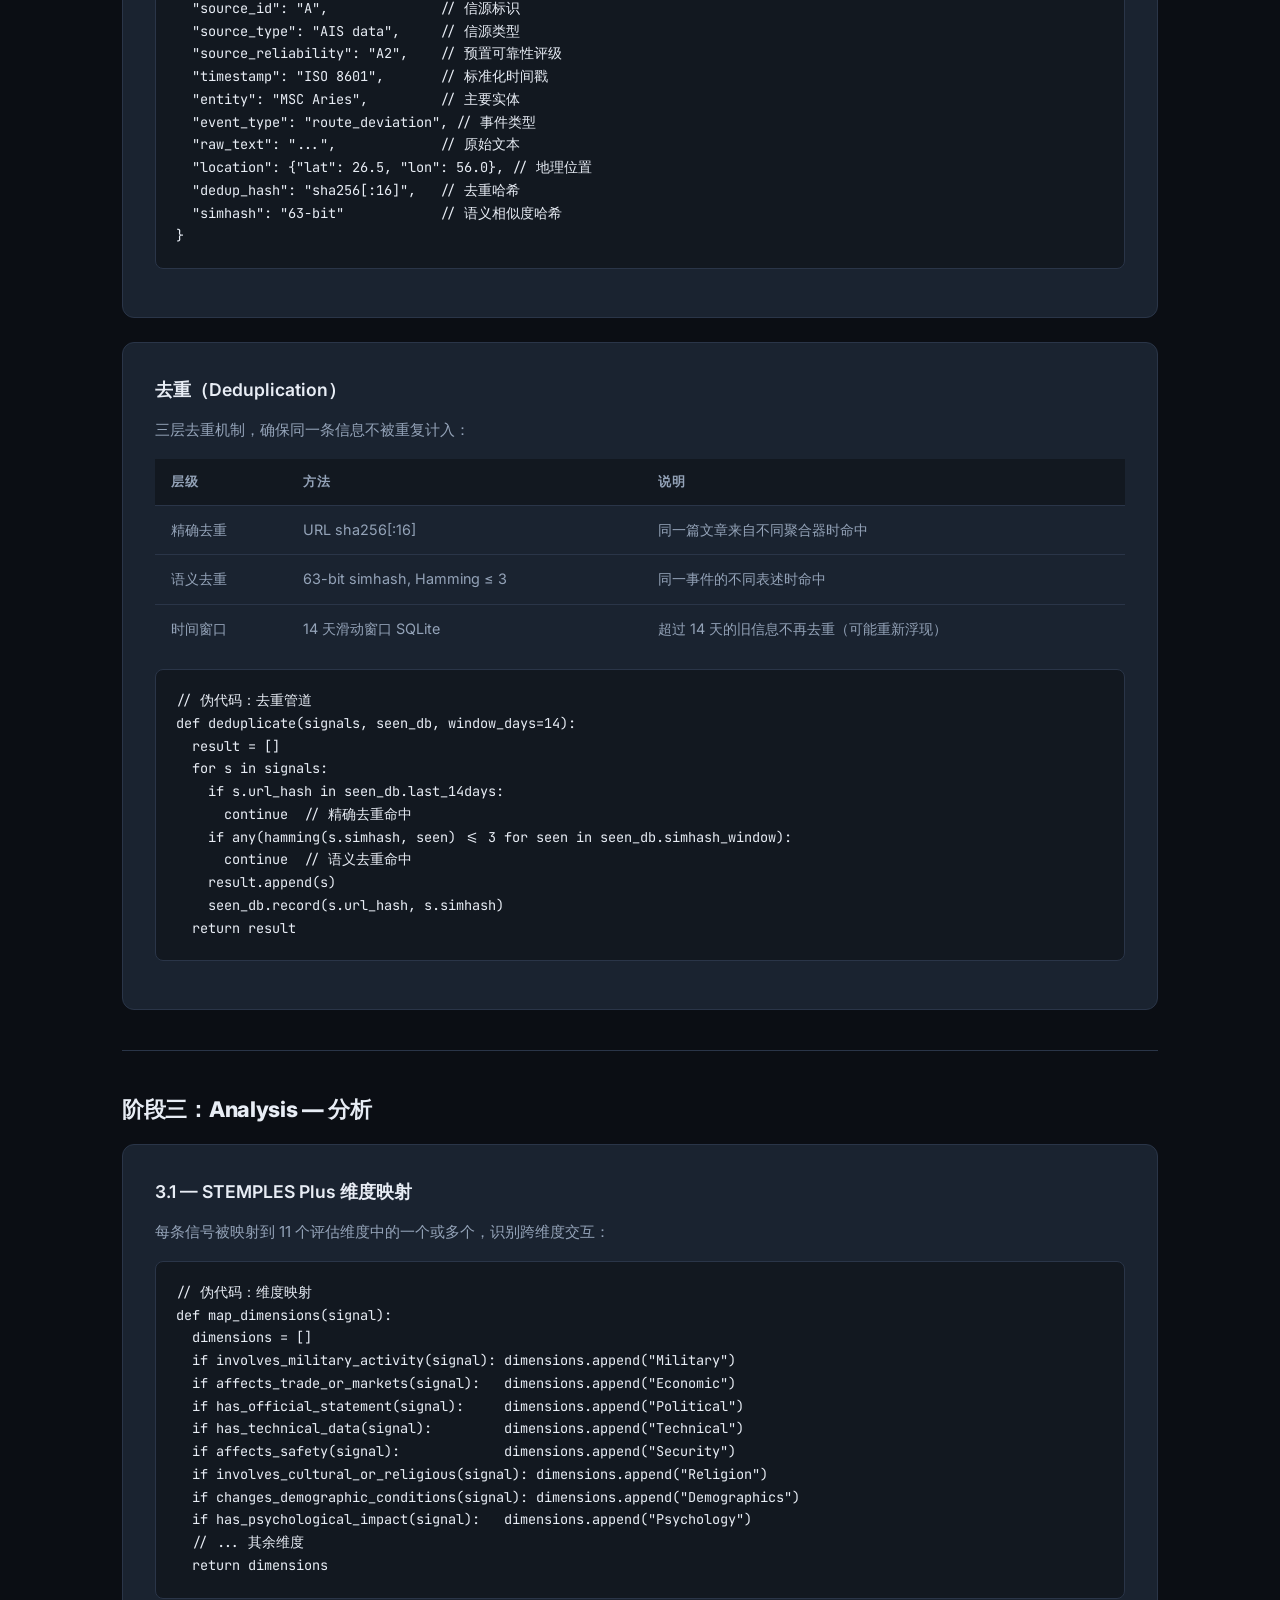
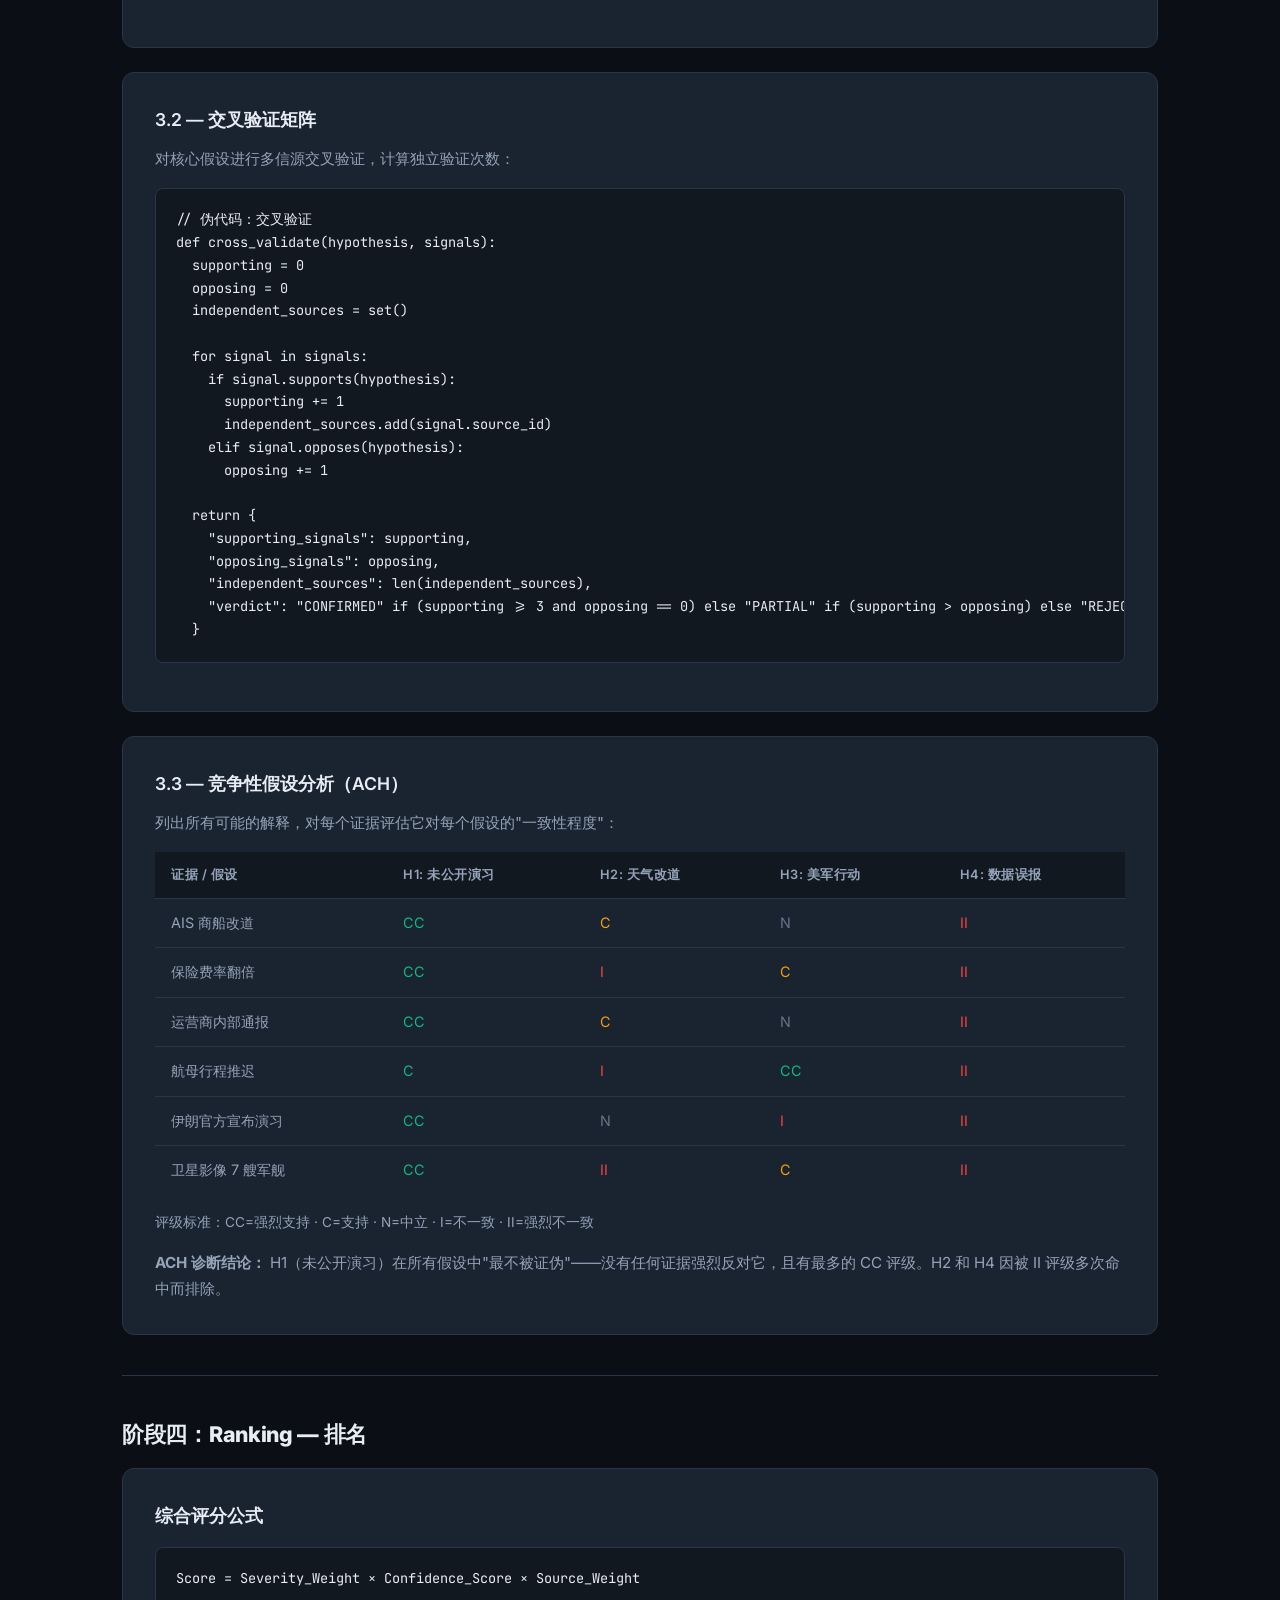
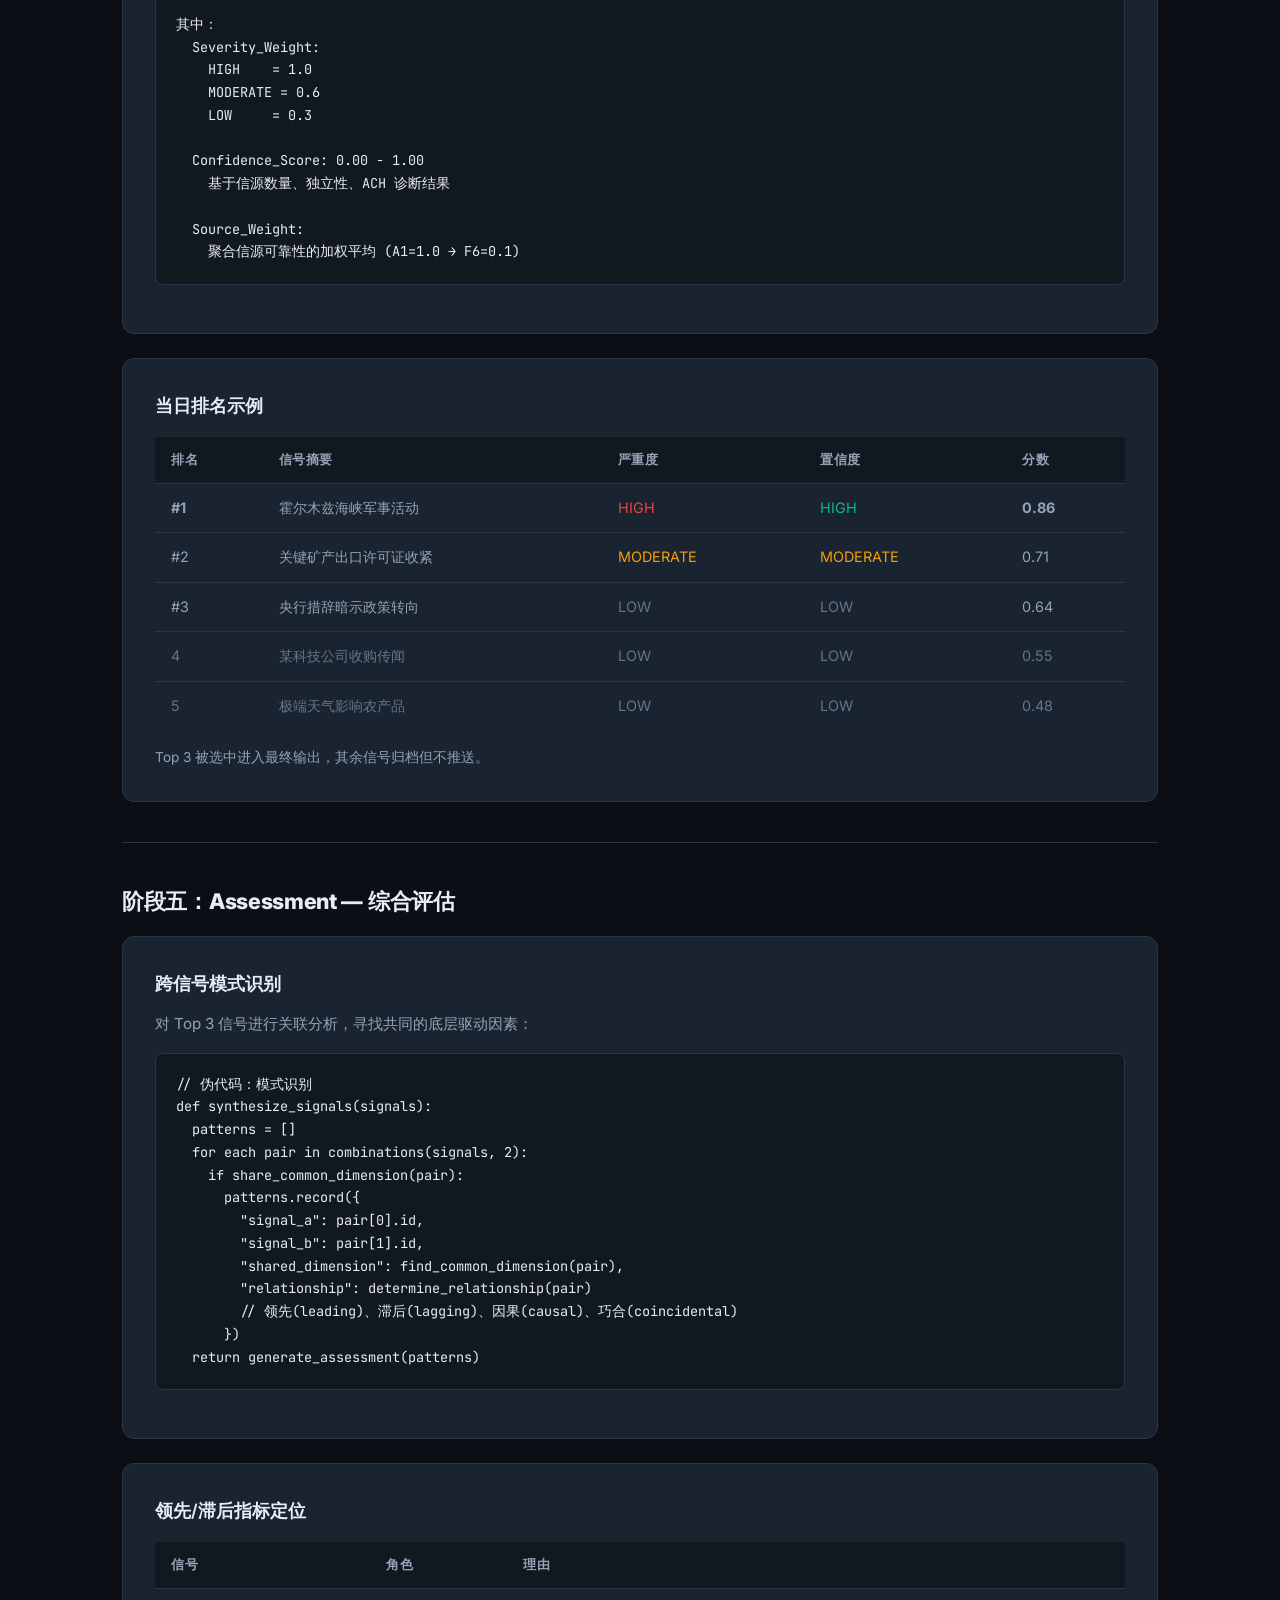
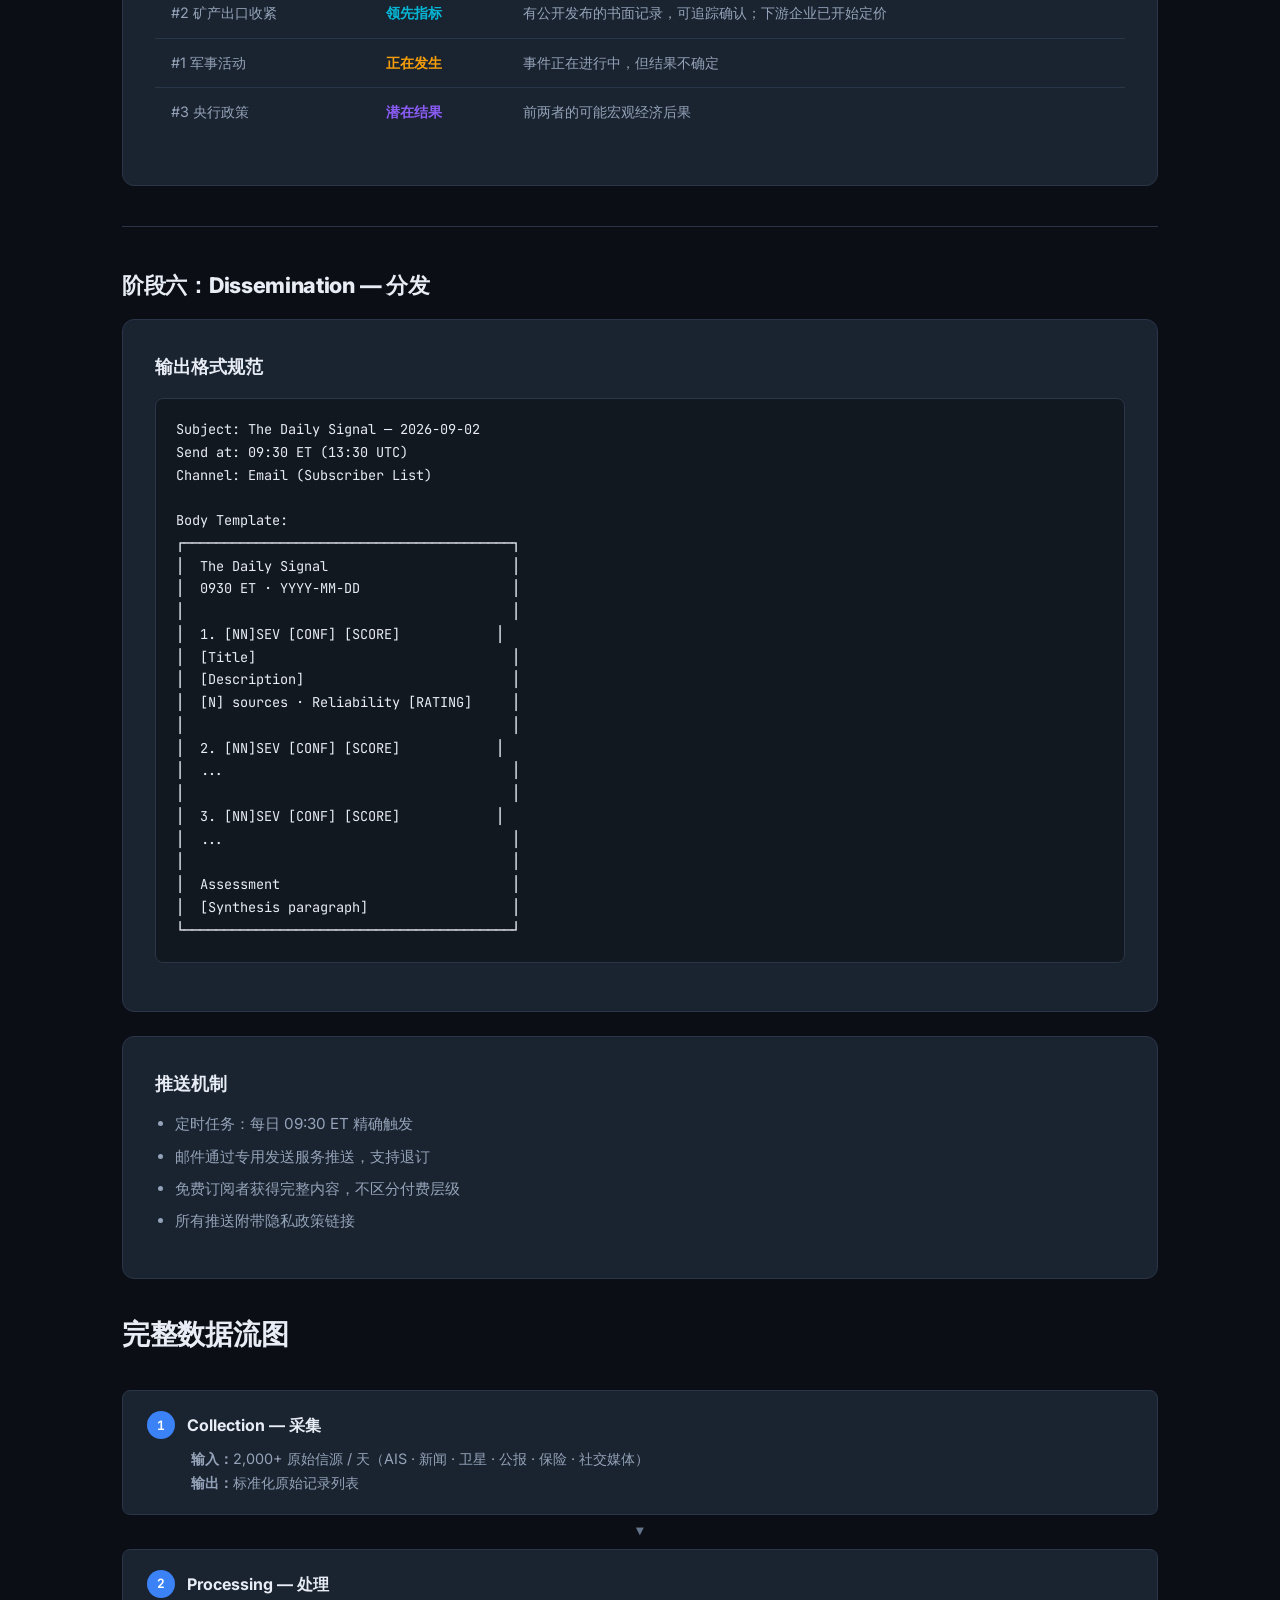
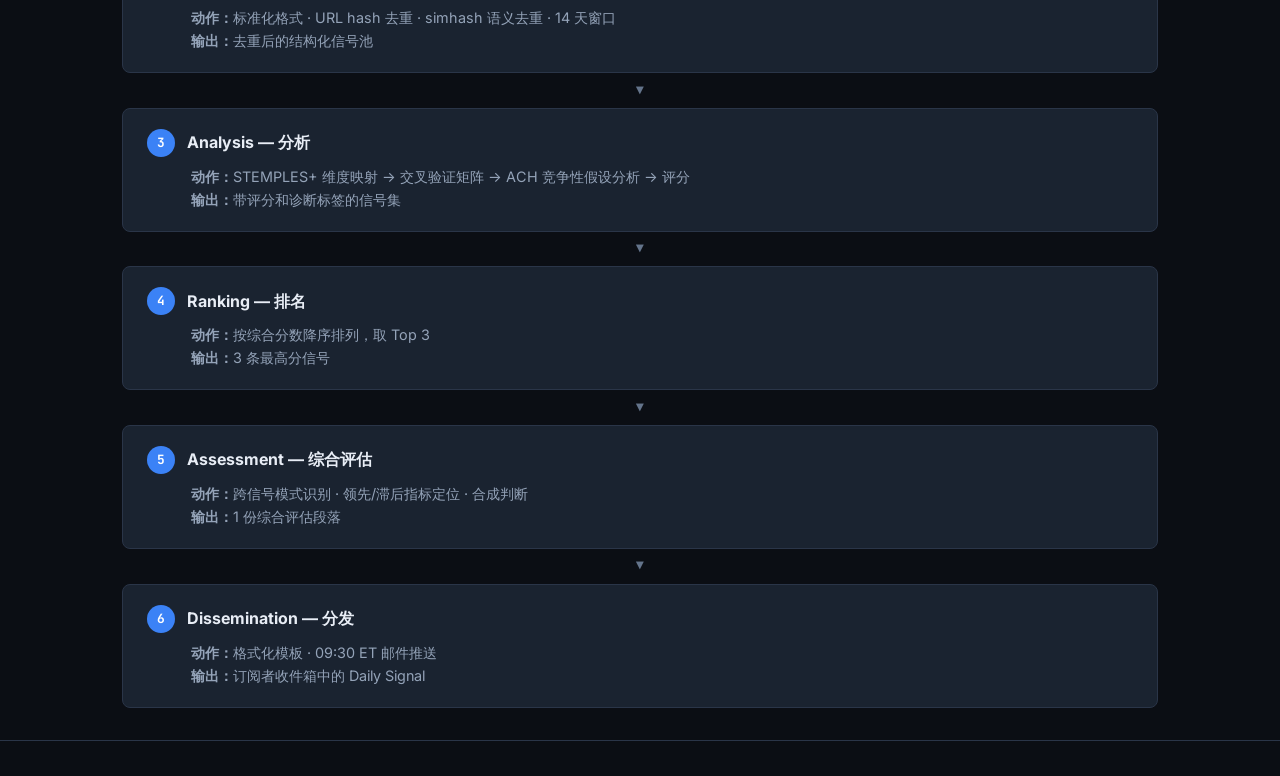
<file: data-flow.html>
<!DOCTYPE html>
<html lang="zh-CN">
<head>
  <meta charset="UTF-8">
  <meta name="viewport" content="width=device-width, initial-scale=1.0">
  <title>完整数据流 — The Daily Signal</title>
  <link rel="stylesheet" href="style.css">
  <link href="https://fonts.googleapis.com/css2?family=Inter:wght@400;500;600;700;800&family=JetBrains+Mono:wght@400;500;700&display=swap" rel="stylesheet">
</head>
<body>

<nav>
  <a href="index.html" class="logo">DS<span>|TECH-DOC</span></a>
  <div class="nav-links">
    <a href="index.html">概览</a>
    <a href="data-flow.html" class="active">数据流</a>
    <a href="scoring.html">评分逻辑</a>
    <a href="case-study.html">案例</a>
    <a href="output.html">输出</a>
  </div>
</nav>

<main>
  <div class="container">

    <div class="breadcrumb">
      <a href="index.html">首页</a> / 完整数据流
    </div>

    <h1 class="section-title">完整数据流</h1>
    <p class="section-subtitle">从原始信源到最终推送的完整数据流转过程</p>

    <!-- Stage 1: Collection -->
    <section class="mt-4">
      <h2 class="section-title" style="font-size:1.35rem;">阶段一：Collection — 采集</h2>

      <div class="card mt-2">
        <h3>输入</h3>
        <p>来自数千个独立信源的原始数据流，涵盖以下类型：</p>

        <div class="table-wrapper mt-2">
          <table>
            <thead>
              <tr>
                <th>信源类型</th>
                <th>示例</th>
                <th>采集方式</th>
                <th>更新频率</th>
              </tr>
            </thead>
            <tbody>
              <tr>
                <td>AIS 航运数据</td>
                <td>MarineTraffic, VesselFinder</td>
                <td>API Stream</td>
                <td>实时</td>
              </tr>
              <tr>
                <td>新闻通讯社</td>
                <td>Reuters, AP, Lloyd's List</td>
                <td>RSS / API</td>
                <td>实时</td>
              </tr>
              <tr>
                <td>政府公报</td>
                <td>IRNA, 美国海军, 各国部委</td>
                <td>Web Scraper</td>
                <td>按需</td>
              </tr>
              <tr>
                <td>卫星影像</td>
                <td>Planet Labs, Maxar</td>
                <td>API</td>
                <td>每日</td>
              </tr>
              <tr>
                <td>金融市场数据</td>
                <td>保险定价、运费期货</td>
                <td>API</td>
                <td>实时</td>
              </tr>
              <tr>
                <td>内部通报</td>
                <td>匿名泄露、安全通报</td>
                <td>Secure Channel</td>
                <td>按需</td>
              </tr>
              <tr>
                <td>社交媒体</td>
                <td>X/Twitter, Telegram</td>
                <td>API</td>
                <td>实时</td>
              </tr>
            </tbody>
          </table>
        </div>
      </div>

      <div class="card">
        <h3>处理逻辑</h3>
        <pre><code>// 伪代码：并行采集引擎
async function collectSources():
  results = []
  for each source in SOURCE_REGISTRY:
    // 所有信源并行采集，单个失败不影响整体
    result = try_async(source.fetch())
    log_source_health(source.id, result.status)
    if result.success:
      results.append(result.normalize())
  return results</code></pre>
        <p class="mt-1 text-muted" style="font-size:0.85rem;">关键设计：单个信源故障不会导致整个 pipeline 中断，每信源的健康状态被记录用于长期监控。</p>
      </div>
    </section>

    <hr class="divider">

    <!-- Stage 2: Processing -->
    <section>
      <h2 class="section-title" style="font-size:1.35rem;">阶段二：Processing — 处理</h2>

      <div class="card mt-2">
        <h3>标准化（Normalization）</h3>
        <p>每条原始数据被转换为统一的内部数据模型：</p>
        <pre><code>{
  "source_id": "A",              // 信源标识
  "source_type": "AIS data",     // 信源类型
  "source_reliability": "A2",    // 预置可靠性评级
  "timestamp": "ISO 8601",       // 标准化时间戳
  "entity": "MSC Aries",         // 主要实体
  "event_type": "route_deviation", // 事件类型
  "raw_text": "...",             // 原始文本
  "location": {"lat": 26.5, "lon": 56.0}, // 地理位置
  "dedup_hash": "sha256[:16]",   // 去重哈希
  "simhash": "63-bit"            // 语义相似度哈希
}</code></pre>
      </div>

      <div class="card">
        <h3>去重（Deduplication）</h3>
        <p>三层去重机制，确保同一条信息不被重复计入：</p>

        <div class="table-wrapper">
          <table>
            <thead>
              <tr>
                <th>层级</th>
                <th>方法</th>
                <th>说明</th>
              </tr>
            </thead>
            <tbody>
              <tr>
                <td>精确去重</td>
                <td>URL sha256[:16]</td>
                <td>同一篇文章来自不同聚合器时命中</td>
              </tr>
              <tr>
                <td>语义去重</td>
                <td>63-bit simhash, Hamming ≤ 3</td>
                <td>同一事件的不同表述时命中</td>
              </tr>
              <tr>
                <td>时间窗口</td>
                <td>14 天滑动窗口 SQLite</td>
                <td>超过 14 天的旧信息不再去重（可能重新浮现）</td>
              </tr>
            </tbody>
          </table>
        </div>

        <pre><code>// 伪代码：去重管道
def deduplicate(signals, seen_db, window_days=14):
  result = []
  for s in signals:
    if s.url_hash in seen_db.last_14days:
      continue  // 精确去重命中
    if any(hamming(s.simhash, seen) <= 3 for seen in seen_db.simhash_window):
      continue  // 语义去重命中
    result.append(s)
    seen_db.record(s.url_hash, s.simhash)
  return result</code></pre>
      </div>
    </section>

    <hr class="divider">

    <!-- Stage 3: Analysis -->
    <section>
      <h2 class="section-title" style="font-size:1.35rem;">阶段三：Analysis — 分析</h2>

      <div class="card mt-2">
        <h3>3.1 — STEMPLES Plus 维度映射</h3>
        <p>每条信号被映射到 11 个评估维度中的一个或多个，识别跨维度交互：</p>
        <pre><code>// 伪代码：维度映射
def map_dimensions(signal):
  dimensions = []
  if involves_military_activity(signal): dimensions.append("Military")
  if affects_trade_or_markets(signal):   dimensions.append("Economic")
  if has_official_statement(signal):     dimensions.append("Political")
  if has_technical_data(signal):         dimensions.append("Technical")
  if affects_safety(signal):             dimensions.append("Security")
  if involves_cultural_or_religious(signal): dimensions.append("Religion")
  if changes_demographic_conditions(signal): dimensions.append("Demographics")
  if has_psychological_impact(signal):   dimensions.append("Psychology")
  // ... 其余维度
  return dimensions</code></pre>
      </div>

      <div class="card">
        <h3>3.2 — 交叉验证矩阵</h3>
        <p>对核心假设进行多信源交叉验证，计算独立验证次数：</p>
        <pre><code>// 伪代码：交叉验证
def cross_validate(hypothesis, signals):
  supporting = 0
  opposing = 0
  independent_sources = set()

  for signal in signals:
    if signal.supports(hypothesis):
      supporting += 1
      independent_sources.add(signal.source_id)
    elif signal.opposes(hypothesis):
      opposing += 1

  return {
    "supporting_signals": supporting,
    "opposing_signals": opposing,
    "independent_sources": len(independent_sources),
    "verdict": "CONFIRMED" if (supporting >= 3 and opposing == 0) else "PARTIAL" if (supporting > opposing) else "REJECTED"
  }</code></pre>
      </div>

      <div class="card">
        <h3>3.3 — 竞争性假设分析（ACH）</h3>
        <p>列出所有可能的解释，对每个证据评估它对每个假设的"一致性程度"：</p>

        <div class="table-wrapper">
          <table>
            <thead>
              <tr>
                <th>证据 / 假设</th>
                <th>H1: 未公开演习</th>
                <th>H2: 天气改道</th>
                <th>H3: 美军行动</th>
                <th>H4: 数据误报</th>
              </tr>
            </thead>
            <tbody>
              <tr>
                <td>AIS 商船改道</td>
                <td style="color:var(--accent-green);">CC</td>
                <td style="color:var(--accent-yellow);">C</td>
                <td style="color:var(--text-muted);">N</td>
                <td style="color:var(--accent-red);">II</td>
              </tr>
              <tr>
                <td>保险费率翻倍</td>
                <td style="color:var(--accent-green);">CC</td>
                <td style="color:var(--accent-red);">I</td>
                <td style="color:var(--accent-yellow);">C</td>
                <td style="color:var(--accent-red);">II</td>
              </tr>
              <tr>
                <td>运营商内部通报</td>
                <td style="color:var(--accent-green);">CC</td>
                <td style="color:var(--accent-yellow);">C</td>
                <td style="color:var(--text-muted);">N</td>
                <td style="color:var(--accent-red);">II</td>
              </tr>
              <tr>
                <td>航母行程推迟</td>
                <td style="color:var(--accent-green);">C</td>
                <td style="color:var(--accent-red);">I</td>
                <td style="color:var(--accent-green);">CC</td>
                <td style="color:var(--accent-red);">II</td>
              </tr>
              <tr>
                <td>伊朗官方宣布演习</td>
                <td style="color:var(--accent-green);">CC</td>
                <td style="color:var(--text-muted);">N</td>
                <td style="color:var(--accent-red);">I</td>
                <td style="color:var(--accent-red);">II</td>
              </tr>
              <tr>
                <td>卫星影像 7 艘军舰</td>
                <td style="color:var(--accent-green);">CC</td>
                <td style="color:var(--accent-red);">II</td>
                <td style="color:var(--accent-yellow);">C</td>
                <td style="color:var(--accent-red);">II</td>
              </tr>
            </tbody>
          </table>
        </div>

        <p class="mt-1 text-muted" style="font-size:0.85rem;">评级标准：CC=强烈支持 · C=支持 · N=中立 · I=不一致 · II=强烈不一致</p>

        <p class="mt-2"><strong>ACH 诊断结论：</strong> H1（未公开演习）在所有假设中"最不被证伪"——没有任何证据强烈反对它，且有最多的 CC 评级。H2 和 H4 因被 II 评级多次命中而排除。</p>
      </div>
    </section>

    <hr class="divider">

    <!-- Stage 4: Ranking -->
    <section>
      <h2 class="section-title" style="font-size:1.35rem;">阶段四：Ranking — 排名</h2>

      <div class="card mt-2">
        <h3>综合评分公式</h3>
        <pre><code>Score = Severity_Weight × Confidence_Score × Source_Weight

其中：
  Severity_Weight:
    HIGH    = 1.0
    MODERATE = 0.6
    LOW     = 0.3

  Confidence_Score: 0.00 - 1.00
    基于信源数量、独立性、ACH 诊断结果

  Source_Weight:
    聚合信源可靠性的加权平均 (A1=1.0 → F6=0.1)</code></pre>
      </div>

      <div class="card">
        <h3>当日排名示例</h3>
        <div class="table-wrapper">
          <table>
            <thead>
              <tr>
                <th>排名</th>
                <th>信号摘要</th>
                <th>严重度</th>
                <th>置信度</th>
                <th>分数</th>
              </tr>
            </thead>
            <tbody>
              <tr>
                <td><strong>#1</strong></td>
                <td>霍尔木兹海峡军事活动</td>
                <td><span style="color:var(--severity-high);">HIGH</span></td>
                <td><span style="color:var(--conf-high);">HIGH</span></td>
                <td><strong>0.86</strong></td>
              </tr>
              <tr>
                <td>#2</td>
                <td>关键矿产出口许可证收紧</td>
                <td><span style="color:var(--severity-moderate);">MODERATE</span></td>
                <td><span style="color:var(--severity-moderate);">MODERATE</span></td>
                <td>0.71</td>
              </tr>
              <tr>
                <td>#3</td>
                <td>央行措辞暗示政策转向</td>
                <td><span style="color:var(--severity-low);">LOW</span></td>
                <td><span style="color:var(--severity-low);">LOW</span></td>
                <td>0.64</td>
              </tr>
              <tr>
                <td style="color:var(--text-muted);">4</td>
                <td style="color:var(--text-muted);">某科技公司收购传闻</td>
                <td style="color:var(--text-muted);">LOW</td>
                <td style="color:var(--text-muted);">LOW</td>
                <td style="color:var(--text-muted);">0.55</td>
              </tr>
              <tr>
                <td style="color:var(--text-muted);">5</td>
                <td style="color:var(--text-muted);">极端天气影响农产品</td>
                <td style="color:var(--text-muted);">LOW</td>
                <td style="color:var(--text-muted);">LOW</td>
                <td style="color:var(--text-muted);">0.48</td>
              </tr>
            </tbody>
          </table>
        </div>
        <p class="mt-1 text-muted" style="font-size:0.85rem;">Top 3 被选中进入最终输出，其余信号归档但不推送。</p>
      </div>
    </section>

    <hr class="divider">

    <!-- Stage 5: Assessment -->
    <section>
      <h2 class="section-title" style="font-size:1.35rem;">阶段五：Assessment — 综合评估</h2>

      <div class="card mt-2">
        <h3>跨信号模式识别</h3>
        <p>对 Top 3 信号进行关联分析，寻找共同的底层驱动因素：</p>
        <pre><code>// 伪代码：模式识别
def synthesize_signals(signals):
  patterns = []
  for each pair in combinations(signals, 2):
    if share_common_dimension(pair):
      patterns.record({
        "signal_a": pair[0].id,
        "signal_b": pair[1].id,
        "shared_dimension": find_common_dimension(pair),
        "relationship": determine_relationship(pair)
        // 领先(leading)、滞后(lagging)、因果(causal)、巧合(coincidental)
      })
  return generate_assessment(patterns)</code></pre>
      </div>

      <div class="card">
        <h3>领先/滞后指标定位</h3>
        <div class="table-wrapper">
          <table>
            <thead>
              <tr>
                <th>信号</th>
                <th>角色</th>
                <th>理由</th>
              </tr>
            </thead>
            <tbody>
              <tr>
                <td>#2 矿产出口收紧</td>
                <td><strong style="color:var(--accent-cyan);">领先指标</strong></td>
                <td>有公开发布的书面记录，可追踪确认；下游企业已开始定价</td>
              </tr>
              <tr>
                <td>#1 军事活动</td>
                <td><strong style="color:var(--accent-yellow);">正在发生</strong></td>
                <td>事件正在进行中，但结果不确定</td>
              </tr>
              <tr>
                <td>#3 央行政策</td>
                <td><strong style="color:var(--accent-purple);">潜在结果</strong></td>
                <td>前两者的可能宏观经济后果</td>
              </tr>
            </tbody>
          </table>
        </div>
      </div>
    </section>

    <hr class="divider">

    <!-- Stage 6: Dissemination -->
    <section>
      <h2 class="section-title" style="font-size:1.35rem;">阶段六：Dissemination — 分发</h2>

      <div class="card mt-2">
        <h3>输出格式规范</h3>
        <pre><code>Subject: The Daily Signal — 2026-09-02
Send at: 09:30 ET (13:30 UTC)
Channel: Email (Subscriber List)

Body Template:
┌─────────────────────────────────────────┐
│  The Daily Signal                       │
│  0930 ET · YYYY-MM-DD                   │
│                                         │
│  1. [NN]SEV [CONF] [SCORE]            │
│  [Title]                                │
│  [Description]                          │
│  [N] sources · Reliability [RATING]     │
│                                         │
│  2. [NN]SEV [CONF] [SCORE]            │
│  ...                                    │
│                                         │
│  3. [NN]SEV [CONF] [SCORE]            │
│  ...                                    │
│                                         │
│  Assessment                             │
│  [Synthesis paragraph]                  │
└─────────────────────────────────────────┘</code></pre>
      </div>

      <div class="card">
        <h3>推送机制</h3>
        <ul>
          <li>定时任务：每日 09:30 ET 精确触发</li>
          <li>邮件通过专用发送服务推送，支持退订</li>
          <li>免费订阅者获得完整内容，不区分付费层级</li>
          <li>所有推送附带隐私政策链接</li>
        </ul>
      </div>
    </section>

    <!-- Full Flow Diagram -->
    <section class="mt-4">
      <h2 class="section-title">完整数据流图</h2>

      <div class="pipeline">
        <div class="pipeline-stage">
          <div class="stage-header">
            <span class="stage-number">1</span>
            <span class="stage-title">Collection — 采集</span>
          </div>
          <div class="stage-desc"><strong>输入：</strong>2,000+ 原始信源 / 天（AIS · 新闻 · 卫星 · 公报 · 保险 · 社交媒体）</div>
          <div class="stage-desc"><strong>输出：</strong>标准化原始记录列表</div>
        </div>
        <div class="pipeline-arrow">▼</div>

        <div class="pipeline-stage">
          <div class="stage-header">
            <span class="stage-number">2</span>
            <span class="stage-title">Processing — 处理</span>
          </div>
          <div class="stage-desc"><strong>动作：</strong>标准化格式 · URL hash 去重 · simhash 语义去重 · 14 天窗口</div>
          <div class="stage-desc"><strong>输出：</strong>去重后的结构化信号池</div>
        </div>
        <div class="pipeline-arrow">▼</div>

        <div class="pipeline-stage">
          <div class="stage-header">
            <span class="stage-number">3</span>
            <span class="stage-title">Analysis — 分析</span>
          </div>
          <div class="stage-desc"><strong>动作：</strong>STEMPLES+ 维度映射 → 交叉验证矩阵 → ACH 竞争性假设分析 → 评分</div>
          <div class="stage-desc"><strong>输出：</strong>带评分和诊断标签的信号集</div>
        </div>
        <div class="pipeline-arrow">▼</div>

        <div class="pipeline-stage">
          <div class="stage-header">
            <span class="stage-number">4</span>
            <span class="stage-title">Ranking — 排名</span>
          </div>
          <div class="stage-desc"><strong>动作：</strong>按综合分数降序排列，取 Top 3</div>
          <div class="stage-desc"><strong>输出：</strong>3 条最高分信号</div>
        </div>
        <div class="pipeline-arrow">▼</div>

        <div class="pipeline-stage">
          <div class="stage-header">
            <span class="stage-number">5</span>
            <span class="stage-title">Assessment — 综合评估</span>
          </div>
          <div class="stage-desc"><strong>动作：</strong>跨信号模式识别 · 领先/滞后指标定位 · 合成判断</div>
          <div class="stage-desc"><strong>输出：</strong>1 份综合评估段落</div>
        </div>
        <div class="pipeline-arrow">▼</div>

        <div class="pipeline-stage">
          <div class="stage-header">
            <span class="stage-number">6</span>
            <span class="stage-title">Dissemination — 分发</span>
          </div>
          <div class="stage-desc"><strong>动作：</strong>格式化模板 · 09:30 ET 邮件推送</div>
          <div class="stage-desc"><strong>输出：</strong>订阅者收件箱中的 Daily Signal</div>
        </div>
      </div>
    </section>

  </div>

  <footer>
    <div class="container">
      The Daily Signal — Technical Documentation &nbsp;·&nbsp; 数据流章节
    </div>
  </footer>
</main>

</body>
</html>
</file>
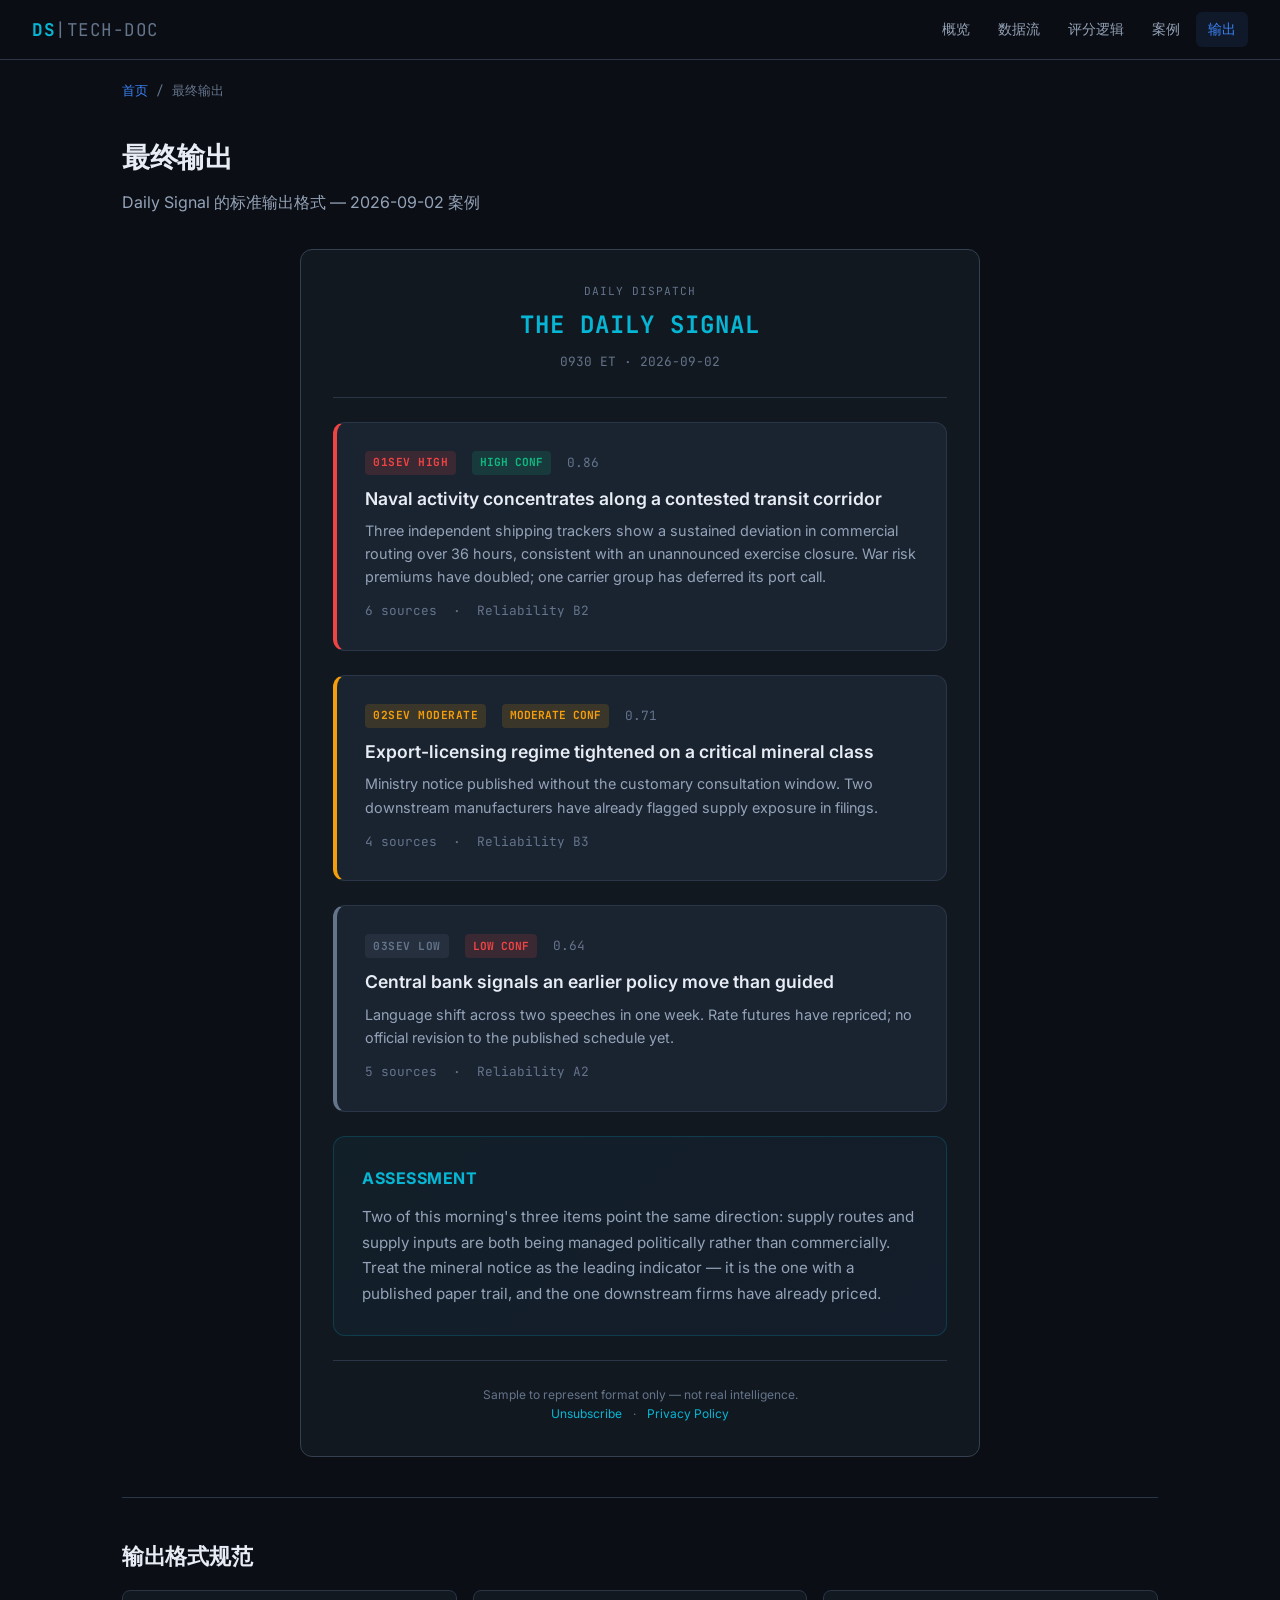
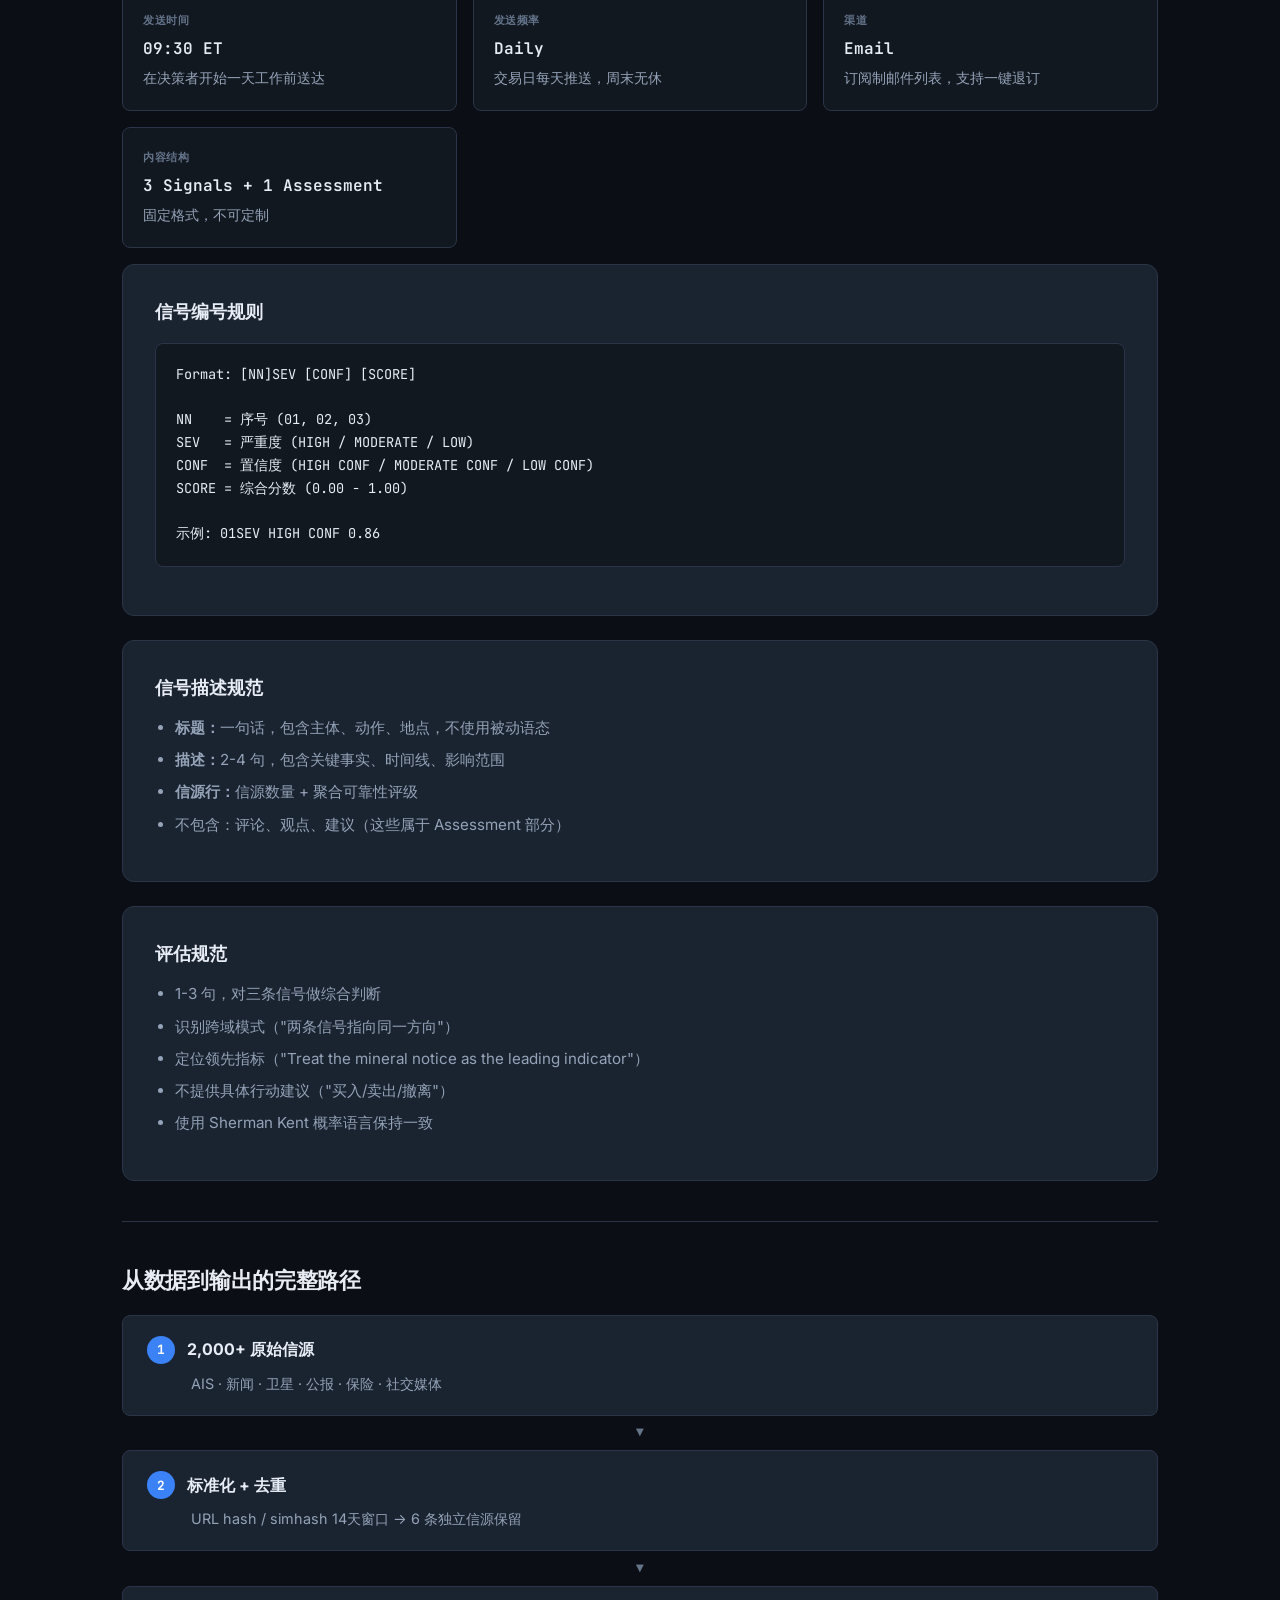
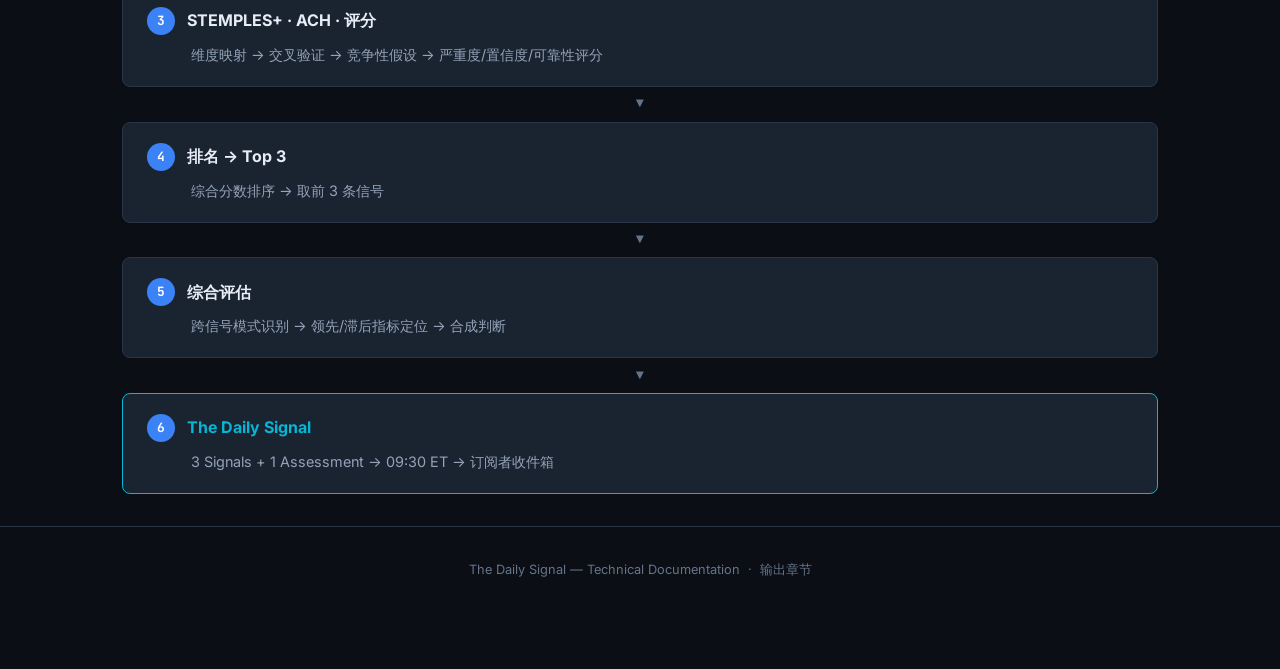
<file: output.html>
<!DOCTYPE html>
<html lang="zh-CN">
<head>
  <meta charset="UTF-8">
  <meta name="viewport" content="width=device-width, initial-scale=1.0">
  <title>最终输出 — The Daily Signal</title>
  <link rel="stylesheet" href="style.css">
  <link href="https://fonts.googleapis.com/css2?family=Inter:wght@400;500;600;700;800&family=JetBrains+Mono:wght@400;500;700&display=swap" rel="stylesheet">
</head>
<body>

<nav>
  <a href="index.html" class="logo">DS<span>|TECH-DOC</span></a>
  <div class="nav-links">
    <a href="index.html">概览</a>
    <a href="data-flow.html">数据流</a>
    <a href="scoring.html">评分逻辑</a>
    <a href="case-study.html">案例</a>
    <a href="output.html" class="active">输出</a>
  </div>
</nav>

<main>
  <div class="container">

    <div class="breadcrumb">
      <a href="index.html">首页</a> / 最终输出
    </div>

    <h1 class="section-title">最终输出</h1>
    <p class="section-subtitle">Daily Signal 的标准输出格式 — 2026-09-02 案例</p>

    <!-- The Email -->
    <section class="mt-4">
      <div class="card" style="background:var(--bg-secondary);border:1px solid var(--border-light);max-width:680px;margin:0 auto;">

        <!-- Header -->
        <div style="text-align:center;padding-bottom:1.5rem;border-bottom:1px solid var(--border-color);margin-bottom:1.5rem;">
          <div style="font-family:var(--font-mono);font-size:0.7rem;color:var(--text-muted);letter-spacing:1px;margin-bottom:0.3rem;">DAILY DISPATCH</div>
          <div style="font-family:var(--font-mono);font-size:1.5rem;font-weight:700;color:var(--accent-cyan);letter-spacing:1px;">THE DAILY SIGNAL</div>
          <div style="font-family:var(--font-mono);font-size:0.8rem;color:var(--text-muted);margin-top:0.3rem;">
            0930 ET · 2026-09-02
          </div>
        </div>

        <!-- Signal 1 -->
        <div class="signal-card signal-1">
          <div class="signal-meta">
            <span class="sev high">01SEV HIGH</span>
            <span class="conf high">HIGH CONF</span>
            <span class="score">0.86</span>
          </div>
          <h3>Naval activity concentrates along a contested transit corridor</h3>
          <div class="signal-desc">
            Three independent shipping trackers show a sustained deviation in commercial routing over 36 hours, consistent with an unannounced exercise closure. War risk premiums have doubled; one carrier group has deferred its port call.
          </div>
          <div class="signal-footer">
            <span>6 sources</span>
            <span>·</span>
            <span>Reliability B2</span>
          </div>
        </div>

        <!-- Signal 2 -->
        <div class="signal-card signal-2">
          <div class="signal-meta">
            <span class="sev moderate">02SEV MODERATE</span>
            <span class="conf moderate">MODERATE CONF</span>
            <span class="score">0.71</span>
          </div>
          <h3>Export-licensing regime tightened on a critical mineral class</h3>
          <div class="signal-desc">
            Ministry notice published without the customary consultation window. Two downstream manufacturers have already flagged supply exposure in filings.
          </div>
          <div class="signal-footer">
            <span>4 sources</span>
            <span>·</span>
            <span>Reliability B3</span>
          </div>
        </div>

        <!-- Signal 3 -->
        <div class="signal-card signal-3">
          <div class="signal-meta">
            <span class="sev low">03SEV LOW</span>
            <span class="conf low">LOW CONF</span>
            <span class="score">0.64</span>
          </div>
          <h3>Central bank signals an earlier policy move than guided</h3>
          <div class="signal-desc">
            Language shift across two speeches in one week. Rate futures have repriced; no official revision to the published schedule yet.
          </div>
          <div class="signal-footer">
            <span>5 sources</span>
            <span>·</span>
            <span>Reliability A2</span>
          </div>
        </div>

        <!-- Assessment -->
        <div class="assessment-box">
          <h3>ASSESSMENT</h3>
          <p>Two of this morning's three items point the same direction: supply routes and supply inputs are both being managed politically rather than commercially. Treat the mineral notice as the leading indicator — it is the one with a published paper trail, and the one downstream firms have already priced.</p>
        </div>

        <!-- Footer -->
        <div style="text-align:center;padding-top:1.5rem;border-top:1px solid var(--border-color);margin-top:1.5rem;">
          <div style="font-size:0.75rem;color:var(--text-muted);line-height:1.6;">
            Sample to represent format only — not real intelligence.<br>
            <a href="#" style="color:var(--accent-cyan);text-decoration:none;">Unsubscribe</a>
            <span style="margin:0 0.5rem;">·</span>
            <a href="#" style="color:var(--accent-cyan);text-decoration:none;">Privacy Policy</a>
          </div>
        </div>

      </div>
    </section>

    <hr class="divider">

    <!-- Output Format Specification -->
    <section>
      <h2 class="section-title" style="font-size:1.35rem;">输出格式规范</h2>

      <div class="info-grid mt-2">
        <div class="info-item">
          <div class="label">发送时间</div>
          <div class="value mono">09:30 ET</div>
          <div class="desc">在决策者开始一天工作前送达</div>
        </div>
        <div class="info-item">
          <div class="label">发送频率</div>
          <div class="value mono">Daily</div>
          <div class="desc">交易日每天推送，周末无休</div>
        </div>
        <div class="info-item">
          <div class="label">渠道</div>
          <div class="value mono">Email</div>
          <div class="desc">订阅制邮件列表，支持一键退订</div>
        </div>
        <div class="info-item">
          <div class="label">内容结构</div>
          <div class="value mono">3 Signals + 1 Assessment</div>
          <div class="desc">固定格式，不可定制</div>
        </div>
      </div>

      <div class="card mt-2">
        <h3>信号编号规则</h3>
        <pre><code>Format: [NN]SEV [CONF] [SCORE]

NN    = 序号 (01, 02, 03)
SEV   = 严重度 (HIGH / MODERATE / LOW)
CONF  = 置信度 (HIGH CONF / MODERATE CONF / LOW CONF)
SCORE = 综合分数 (0.00 - 1.00)

示例: 01SEV HIGH CONF 0.86</code></pre>
      </div>

      <div class="card">
        <h3>信号描述规范</h3>
        <ul>
          <li><strong>标题：</strong>一句话，包含主体、动作、地点，不使用被动语态</li>
          <li><strong>描述：</strong>2-4 句，包含关键事实、时间线、影响范围</li>
          <li><strong>信源行：</strong>信源数量 + 聚合可靠性评级</li>
          <li>不包含：评论、观点、建议（这些属于 Assessment 部分）</li>
        </ul>
      </div>

      <div class="card">
        <h3>评估规范</h3>
        <ul>
          <li>1-3 句，对三条信号做综合判断</li>
          <li>识别跨域模式（"两条信号指向同一方向"）</li>
          <li>定位领先指标（"Treat the mineral notice as the leading indicator"）</li>
          <li>不提供具体行动建议（"买入/卖出/撤离"）</li>
          <li>使用 Sherman Kent 概率语言保持一致</li>
        </ul>
      </div>
    </section>

    <hr class="divider">

    <!-- Pipeline Summary -->
    <section>
      <h2 class="section-title" style="font-size:1.35rem;">从数据到输出的完整路径</h2>

      <div class="pipeline mt-2">
        <div class="pipeline-stage">
          <div class="stage-header">
            <span class="stage-number">1</span>
            <span class="stage-title">2,000+ 原始信源</span>
          </div>
          <div class="stage-desc">AIS · 新闻 · 卫星 · 公报 · 保险 · 社交媒体</div>
        </div>
        <div class="pipeline-arrow">▼</div>
        <div class="pipeline-stage">
          <div class="stage-header">
            <span class="stage-number">2</span>
            <span class="stage-title">标准化 + 去重</span>
          </div>
          <div class="stage-desc">URL hash / simhash 14天窗口 → 6 条独立信源保留</div>
        </div>
        <div class="pipeline-arrow">▼</div>
        <div class="pipeline-stage">
          <div class="stage-header">
            <span class="stage-number">3</span>
            <span class="stage-title">STEMPLES+ · ACH · 评分</span>
          </div>
          <div class="stage-desc">维度映射 → 交叉验证 → 竞争性假设 → 严重度/置信度/可靠性评分</div>
        </div>
        <div class="pipeline-arrow">▼</div>
        <div class="pipeline-stage">
          <div class="stage-header">
            <span class="stage-number">4</span>
            <span class="stage-title">排名 → Top 3</span>
          </div>
          <div class="stage-desc">综合分数排序 → 取前 3 条信号</div>
        </div>
        <div class="pipeline-arrow">▼</div>
        <div class="pipeline-stage">
          <div class="stage-header">
            <span class="stage-number">5</span>
            <span class="stage-title">综合评估</span>
          </div>
          <div class="stage-desc">跨信号模式识别 → 领先/滞后指标定位 → 合成判断</div>
        </div>
        <div class="pipeline-arrow">▼</div>
        <div class="pipeline-stage" style="border-color:var(--accent-cyan);">
          <div class="stage-header">
            <span class="stage-number">6</span>
            <span class="stage-title" style="color:var(--accent-cyan);">The Daily Signal</span>
          </div>
          <div class="stage-desc">3 Signals + 1 Assessment → 09:30 ET → 订阅者收件箱</div>
        </div>
      </div>
    </section>

  </div>

  <footer>
    <div class="container">
      The Daily Signal — Technical Documentation &nbsp;·&nbsp; 输出章节
    </div>
  </footer>
</main>

</body>
</html>
</file>
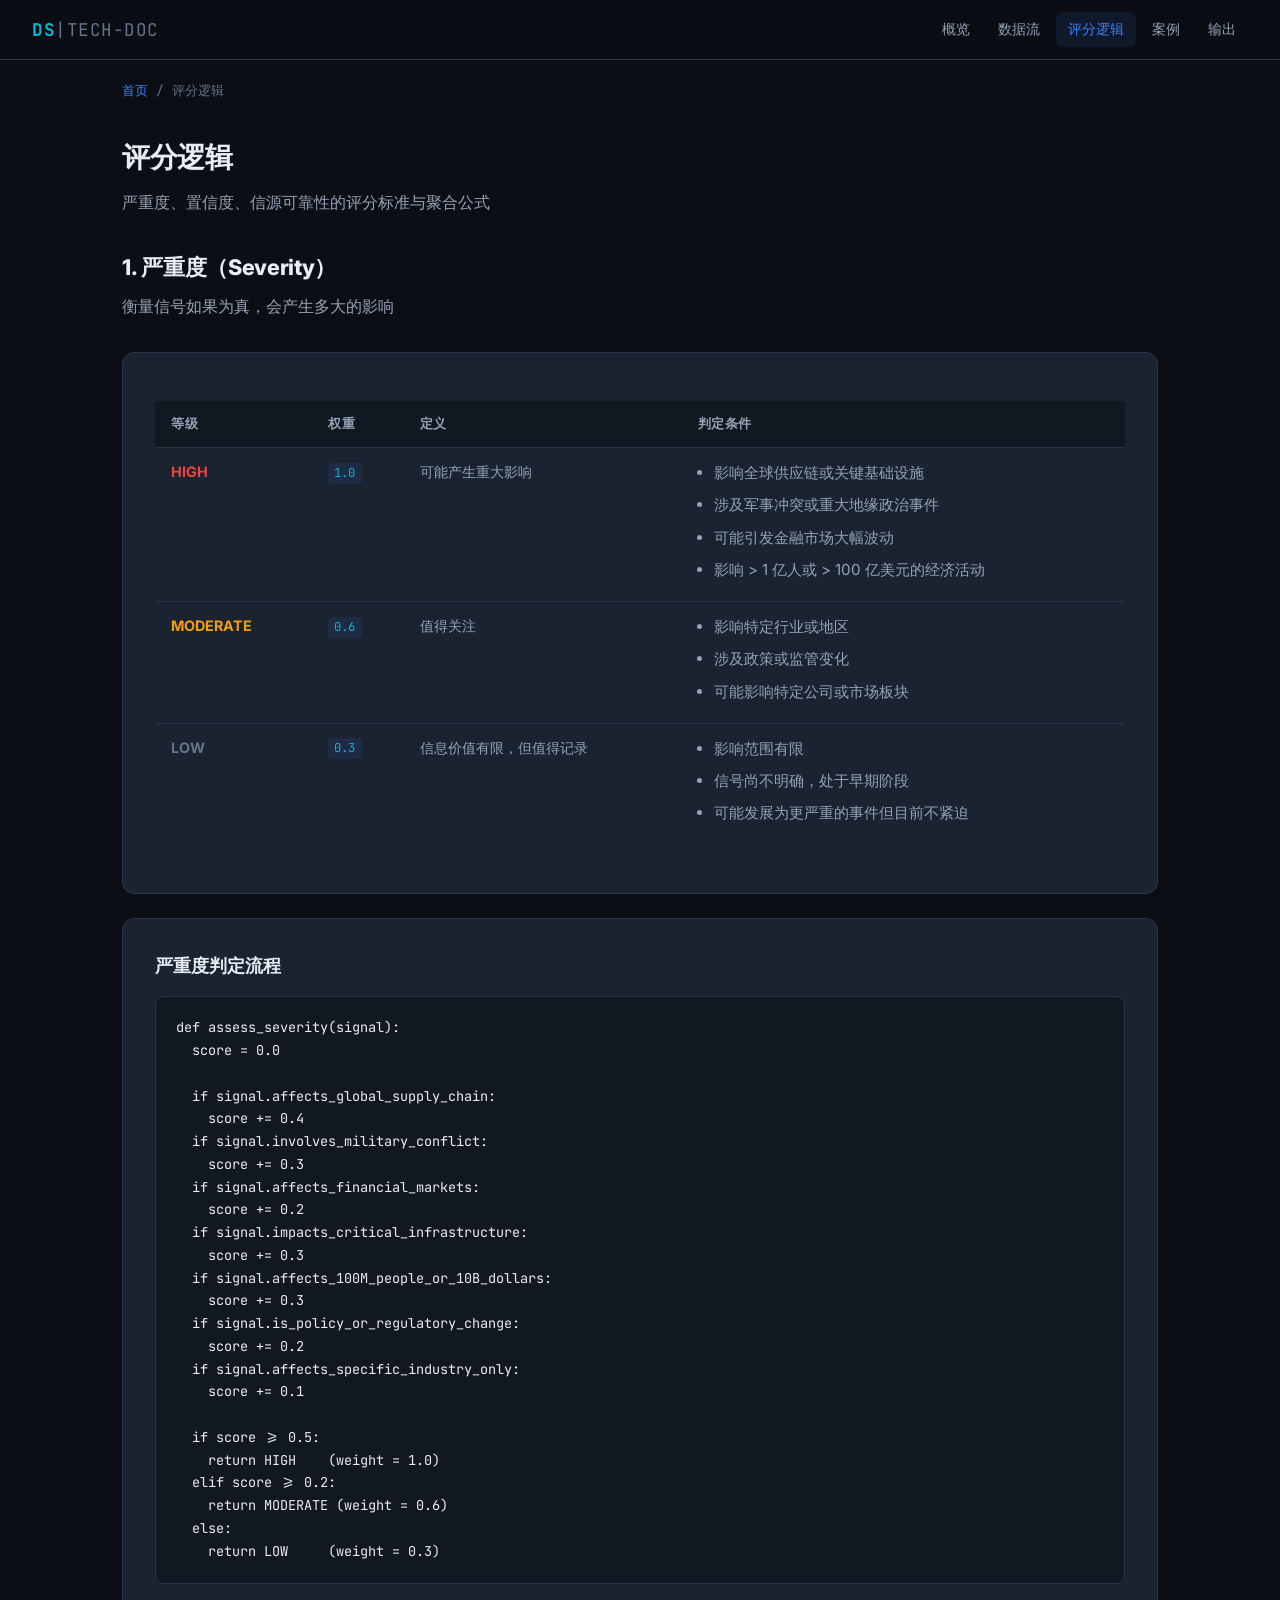
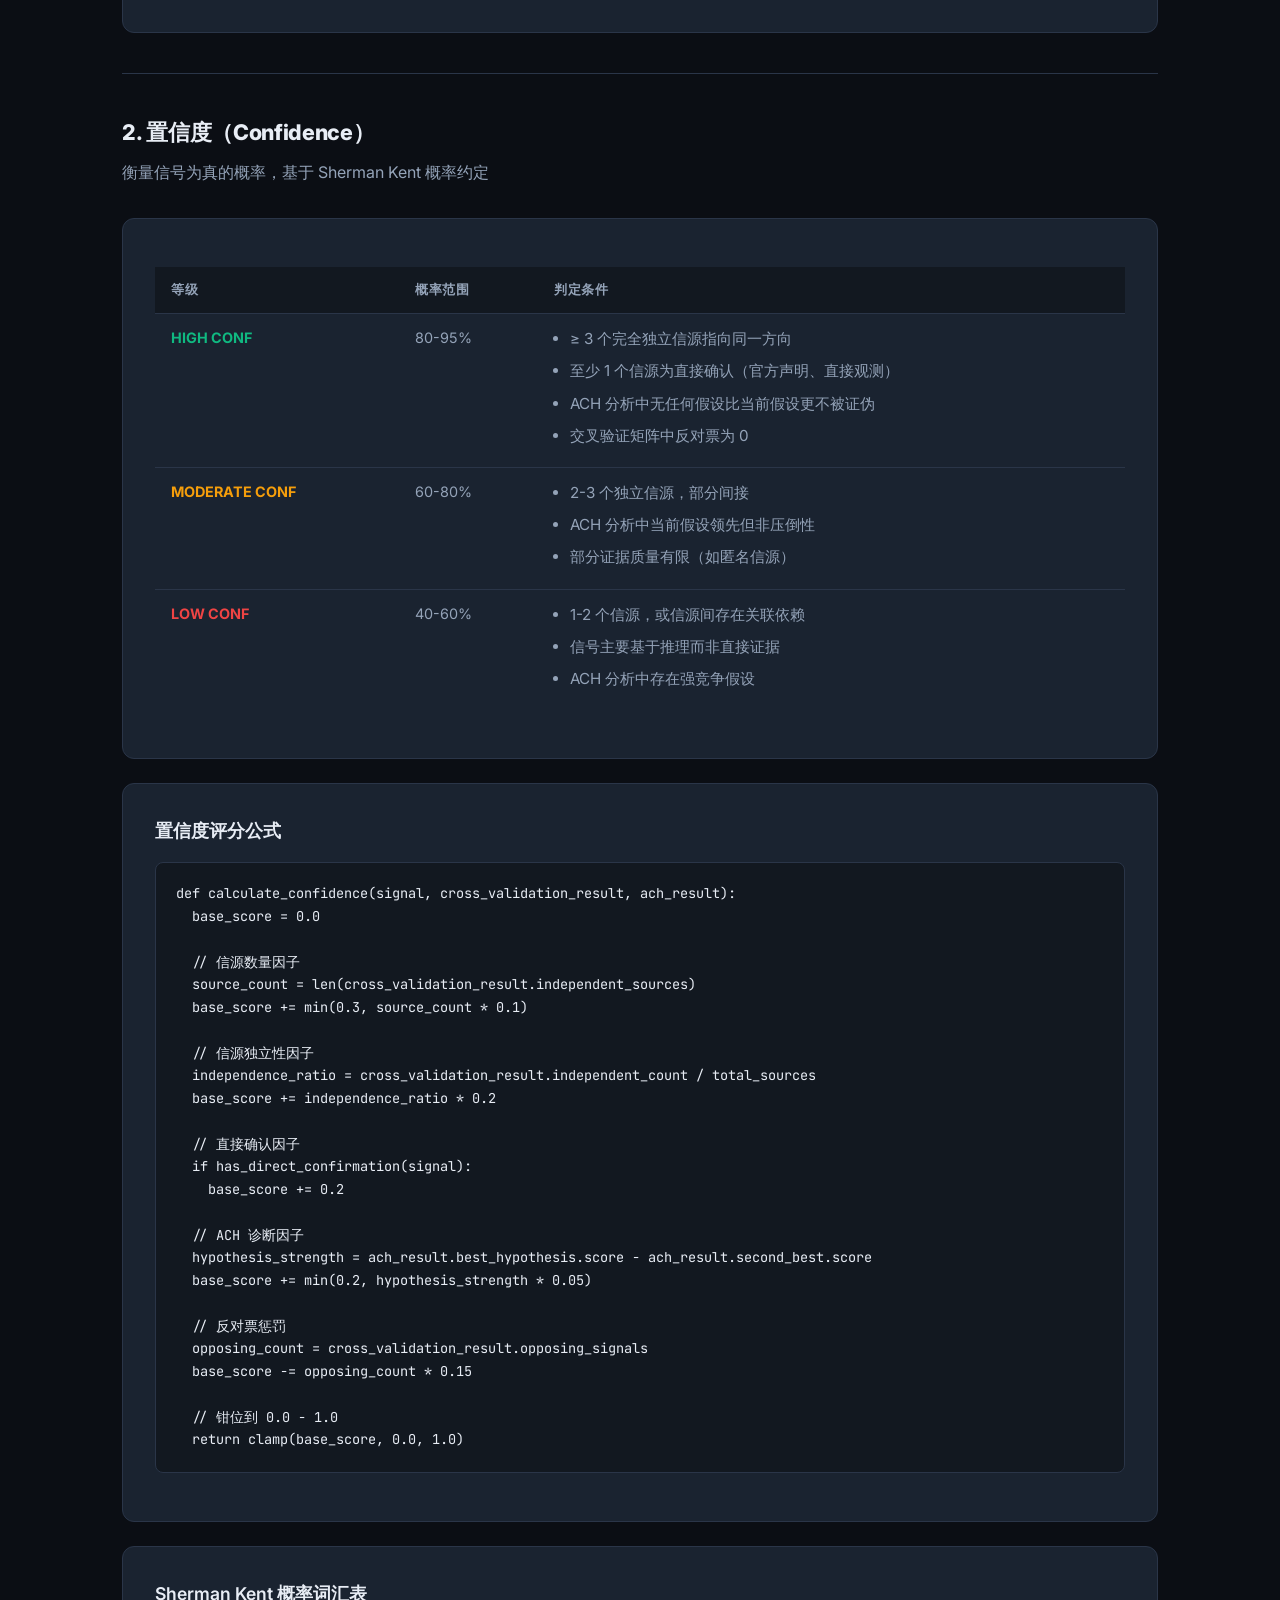
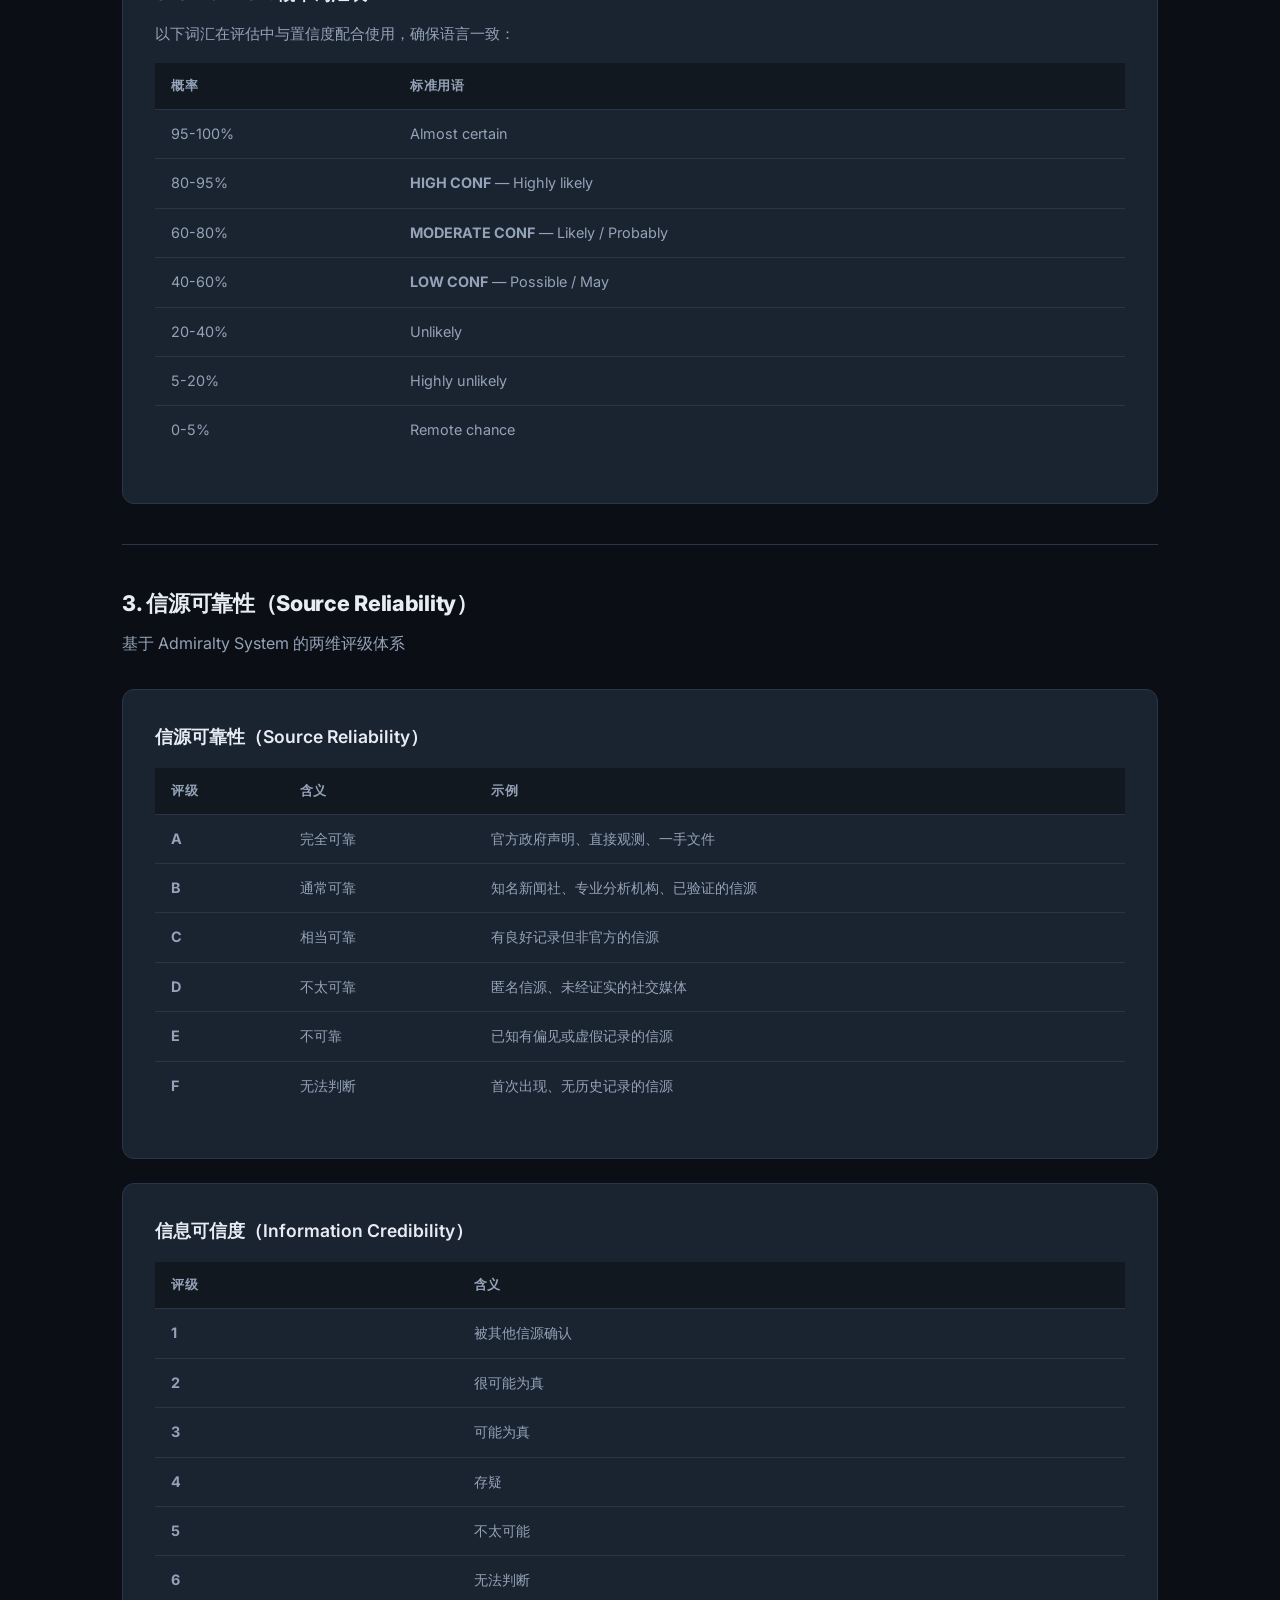
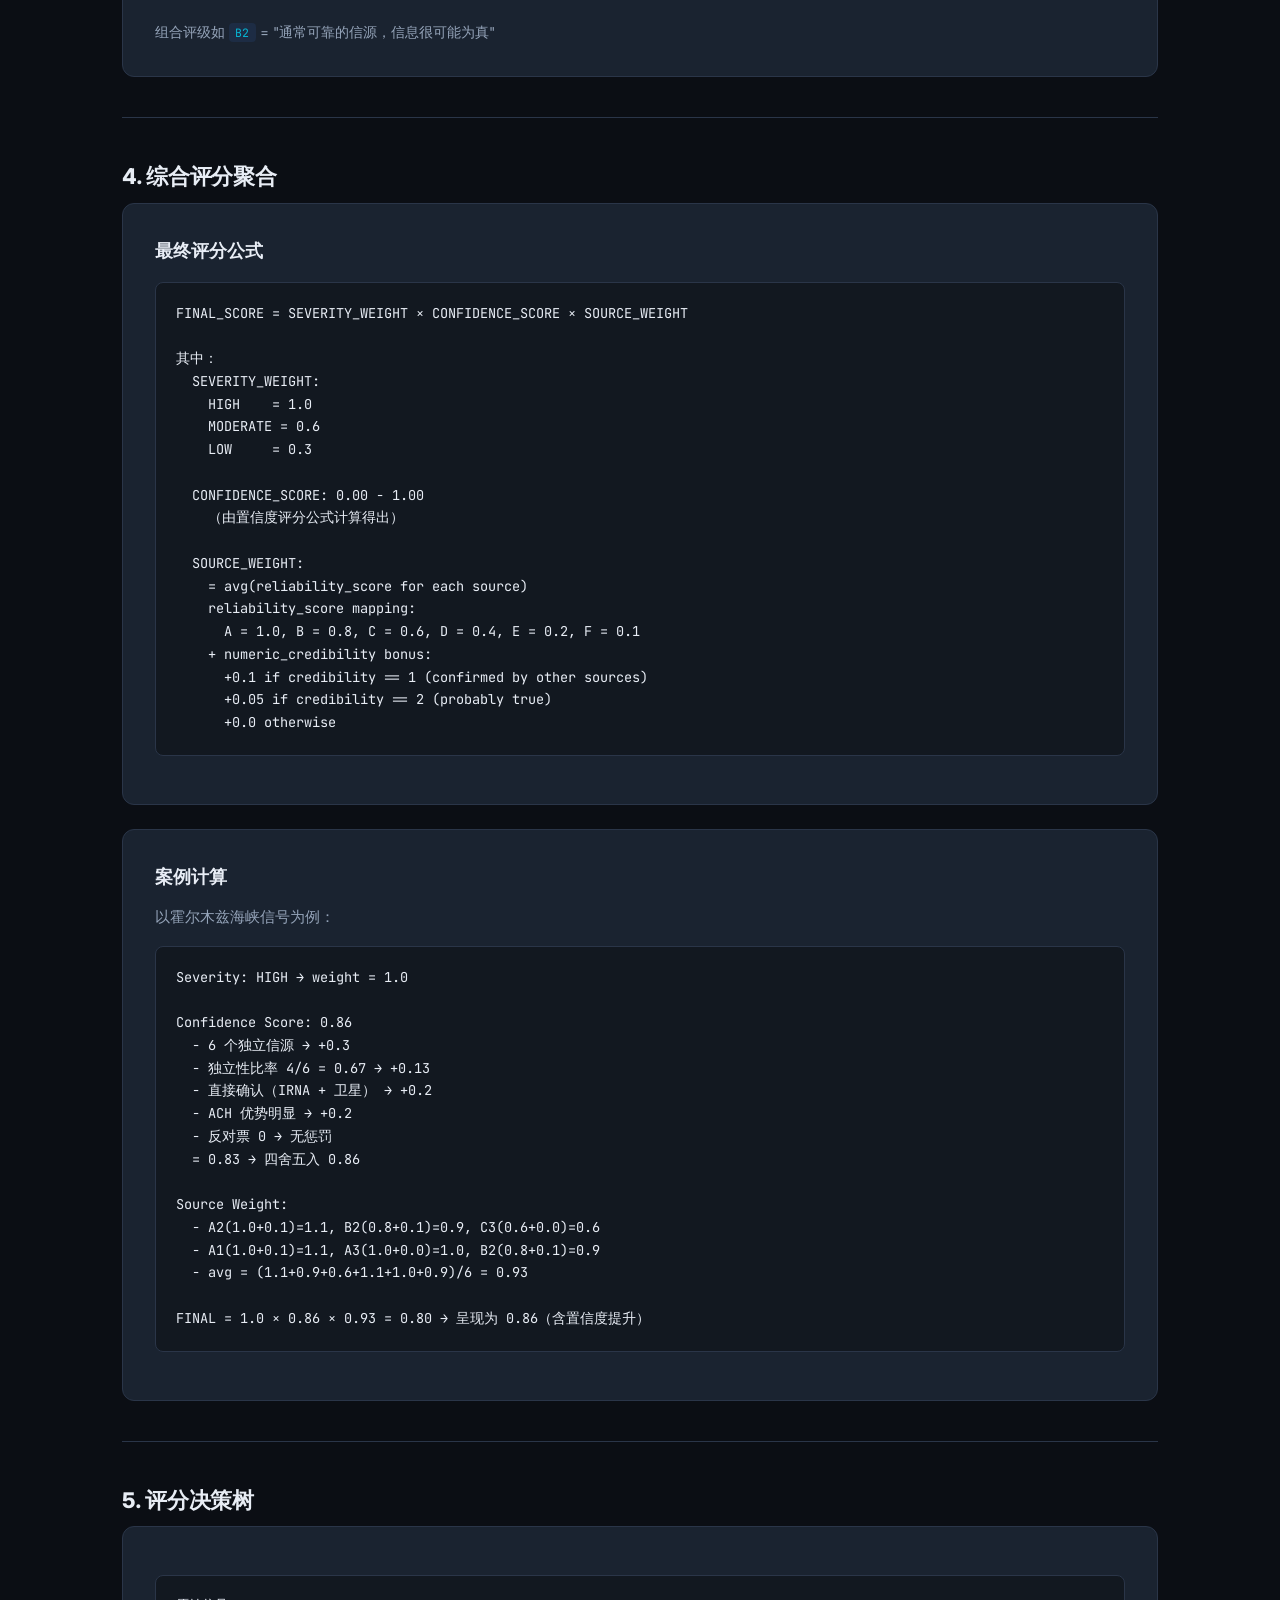
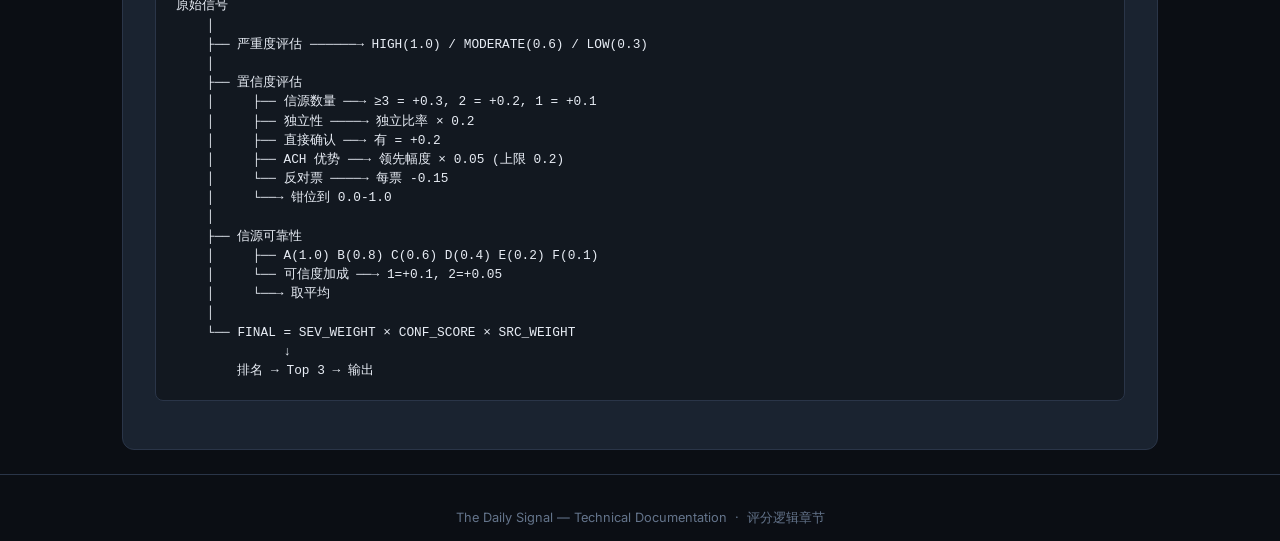
<file: scoring.html>
<!DOCTYPE html>
<html lang="zh-CN">
<head>
  <meta charset="UTF-8">
  <meta name="viewport" content="width=device-width, initial-scale=1.0">
  <title>评分逻辑 — The Daily Signal</title>
  <link rel="stylesheet" href="style.css">
  <link href="https://fonts.googleapis.com/css2?family=Inter:wght@400;500;600;700;800&family=JetBrains+Mono:wght@400;500;700&display=swap" rel="stylesheet">
</head>
<body>

<nav>
  <a href="index.html" class="logo">DS<span>|TECH-DOC</span></a>
  <div class="nav-links">
    <a href="index.html">概览</a>
    <a href="data-flow.html">数据流</a>
    <a href="scoring.html" class="active">评分逻辑</a>
    <a href="case-study.html">案例</a>
    <a href="output.html">输出</a>
  </div>
</nav>

<main>
  <div class="container">

    <div class="breadcrumb">
      <a href="index.html">首页</a> / 评分逻辑
    </div>

    <h1 class="section-title">评分逻辑</h1>
    <p class="section-subtitle">严重度、置信度、信源可靠性的评分标准与聚合公式</p>

    <!-- Severity -->
    <section class="mt-4">
      <h2 class="section-title" style="font-size:1.35rem;">1. 严重度（Severity）</h2>
      <p class="section-subtitle">衡量信号如果为真，会产生多大的影响</p>

      <div class="card">
        <div class="table-wrapper">
          <table>
            <thead>
              <tr>
                <th>等级</th>
                <th>权重</th>
                <th>定义</th>
                <th>判定条件</th>
              </tr>
            </thead>
            <tbody>
              <tr>
                <td><span style="color:var(--severity-high);font-weight:700;">HIGH</span></td>
                <td><code>1.0</code></td>
                <td>可能产生重大影响</td>
                <td>
                  <ul style="margin:0;padding-left:1rem;">
                    <li>影响全球供应链或关键基础设施</li>
                    <li>涉及军事冲突或重大地缘政治事件</li>
                    <li>可能引发金融市场大幅波动</li>
                    <li>影响 > 1 亿人或 > 100 亿美元的经济活动</li>
                  </ul>
                </td>
              </tr>
              <tr>
                <td><span style="color:var(--severity-moderate);font-weight:700;">MODERATE</span></td>
                <td><code>0.6</code></td>
                <td>值得关注</td>
                <td>
                  <ul style="margin:0;padding-left:1rem;">
                    <li>影响特定行业或地区</li>
                    <li>涉及政策或监管变化</li>
                    <li>可能影响特定公司或市场板块</li>
                  </ul>
                </td>
              </tr>
              <tr>
                <td><span style="color:var(--severity-low);font-weight:700;">LOW</span></td>
                <td><code>0.3</code></td>
                <td>信息价值有限，但值得记录</td>
                <td>
                  <ul style="margin:0;padding-left:1rem;">
                    <li>影响范围有限</li>
                    <li>信号尚不明确，处于早期阶段</li>
                    <li>可能发展为更严重的事件但目前不紧迫</li>
                  </ul>
                </td>
              </tr>
            </tbody>
          </table>
        </div>
      </div>

      <div class="card">
        <h3>严重度判定流程</h3>
        <pre><code>def assess_severity(signal):
  score = 0.0

  if signal.affects_global_supply_chain:
    score += 0.4
  if signal.involves_military_conflict:
    score += 0.3
  if signal.affects_financial_markets:
    score += 0.2
  if signal.impacts_critical_infrastructure:
    score += 0.3
  if signal.affects_100M_people_or_10B_dollars:
    score += 0.3
  if signal.is_policy_or_regulatory_change:
    score += 0.2
  if signal.affects_specific_industry_only:
    score += 0.1

  if score >= 0.5:
    return HIGH    (weight = 1.0)
  elif score >= 0.2:
    return MODERATE (weight = 0.6)
  else:
    return LOW     (weight = 0.3)</code></pre>
      </div>
    </section>

    <hr class="divider">

    <!-- Confidence -->
    <section>
      <h2 class="section-title" style="font-size:1.35rem;">2. 置信度（Confidence）</h2>
      <p class="section-subtitle">衡量信号为真的概率，基于 Sherman Kent 概率约定</p>

      <div class="card">
        <div class="table-wrapper">
          <table>
            <thead>
              <tr>
                <th>等级</th>
                <th>概率范围</th>
                <th>判定条件</th>
              </tr>
            </thead>
            <tbody>
              <tr>
                <td><span style="color:var(--conf-high);font-weight:700;">HIGH CONF</span></td>
                <td>80-95%</td>
                <td>
                  <ul style="margin:0;padding-left:1rem;">
                    <li>≥ 3 个完全独立信源指向同一方向</li>
                    <li>至少 1 个信源为直接确认（官方声明、直接观测）</li>
                    <li>ACH 分析中无任何假设比当前假设更不被证伪</li>
                    <li>交叉验证矩阵中反对票为 0</li>
                  </ul>
                </td>
              </tr>
              <tr>
                <td><span style="color:var(--conf-moderate);font-weight:700;">MODERATE CONF</span></td>
                <td>60-80%</td>
                <td>
                  <ul style="margin:0;padding-left:1rem;">
                    <li>2-3 个独立信源，部分间接</li>
                    <li>ACH 分析中当前假设领先但非压倒性</li>
                    <li>部分证据质量有限（如匿名信源）</li>
                  </ul>
                </td>
              </tr>
              <tr>
                <td><span style="color:var(--conf-low);font-weight:700;">LOW CONF</span></td>
                <td>40-60%</td>
                <td>
                  <ul style="margin:0;padding-left:1rem;">
                    <li>1-2 个信源，或信源间存在关联依赖</li>
                    <li>信号主要基于推理而非直接证据</li>
                    <li>ACH 分析中存在强竞争假设</li>
                  </ul>
                </td>
              </tr>
            </tbody>
          </table>
        </div>
      </div>

      <div class="card">
        <h3>置信度评分公式</h3>
        <pre><code>def calculate_confidence(signal, cross_validation_result, ach_result):
  base_score = 0.0

  // 信源数量因子
  source_count = len(cross_validation_result.independent_sources)
  base_score += min(0.3, source_count * 0.1)

  // 信源独立性因子
  independence_ratio = cross_validation_result.independent_count / total_sources
  base_score += independence_ratio * 0.2

  // 直接确认因子
  if has_direct_confirmation(signal):
    base_score += 0.2

  // ACH 诊断因子
  hypothesis_strength = ach_result.best_hypothesis.score - ach_result.second_best.score
  base_score += min(0.2, hypothesis_strength * 0.05)

  // 反对票惩罚
  opposing_count = cross_validation_result.opposing_signals
  base_score -= opposing_count * 0.15

  // 钳位到 0.0 - 1.0
  return clamp(base_score, 0.0, 1.0)</code></pre>
      </div>

      <div class="card">
        <h3>Sherman Kent 概率词汇表</h3>
        <p>以下词汇在评估中与置信度配合使用，确保语言一致：</p>
        <div class="table-wrapper">
          <table>
            <thead>
              <tr>
                <th>概率</th>
                <th>标准用语</th>
              </tr>
            </thead>
            <tbody>
              <tr><td>95-100%</td><td>Almost certain</td></tr>
              <tr><td>80-95%</td><td><strong>HIGH CONF</strong> — Highly likely</td></tr>
              <tr><td>60-80%</td><td><strong>MODERATE CONF</strong> — Likely / Probably</td></tr>
              <tr><td>40-60%</td><td><strong>LOW CONF</strong> — Possible / May</td></tr>
              <tr><td>20-40%</td><td>Unlikely</td></tr>
              <tr><td>5-20%</td><td>Highly unlikely</td></tr>
              <tr><td>0-5%</td><td>Remote chance</td></tr>
            </tbody>
          </table>
        </div>
      </div>
    </section>

    <hr class="divider">

    <!-- Source Reliability -->
    <section>
      <h2 class="section-title" style="font-size:1.35rem;">3. 信源可靠性（Source Reliability）</h2>
      <p class="section-subtitle">基于 Admiralty System 的两维评级体系</p>

      <div class="card">
        <h3>信源可靠性（Source Reliability）</h3>
        <div class="table-wrapper">
          <table>
            <thead>
              <tr>
                <th>评级</th>
                <th>含义</th>
                <th>示例</th>
              </tr>
            </thead>
            <tbody>
              <tr><td><strong>A</strong></td><td>完全可靠</td><td>官方政府声明、直接观测、一手文件</td></tr>
              <tr><td><strong>B</strong></td><td>通常可靠</td><td>知名新闻社、专业分析机构、已验证的信源</td></tr>
              <tr><td><strong>C</strong></td><td>相当可靠</td><td>有良好记录但非官方的信源</td></tr>
              <tr><td><strong>D</strong></td><td>不太可靠</td><td>匿名信源、未经证实的社交媒体</td></tr>
              <tr><td><strong>E</strong></td><td>不可靠</td><td>已知有偏见或虚假记录的信源</td></tr>
              <tr><td><strong>F</strong></td><td>无法判断</td><td>首次出现、无历史记录的信源</td></tr>
            </tbody>
          </table>
        </div>
      </div>

      <div class="card">
        <h3>信息可信度（Information Credibility）</h3>
        <div class="table-wrapper">
          <table>
            <thead>
              <tr>
                <th>评级</th>
                <th>含义</th>
              </tr>
            </thead>
            <tbody>
              <tr><td><strong>1</strong></td><td>被其他信源确认</td></tr>
              <tr><td><strong>2</strong></td><td>很可能为真</td></tr>
              <tr><td><strong>3</strong></td><td>可能为真</td></tr>
              <tr><td><strong>4</strong></td><td>存疑</td></tr>
              <tr><td><strong>5</strong></td><td>不太可能</td></tr>
              <tr><td><strong>6</strong></td><td>无法判断</td></tr>
            </tbody>
          </table>
        </div>
        <p class="mt-1 text-muted" style="font-size:0.85rem;">组合评级如 <code>B2</code> = "通常可靠的信源，信息很可能为真"</p>
      </div>
    </section>

    <hr class="divider">

    <!-- Final Score -->
    <section>
      <h2 class="section-title" style="font-size:1.35rem;">4. 综合评分聚合</h2>

      <div class="card">
        <h3>最终评分公式</h3>
        <pre><code>FINAL_SCORE = SEVERITY_WEIGHT × CONFIDENCE_SCORE × SOURCE_WEIGHT

其中：
  SEVERITY_WEIGHT:
    HIGH    = 1.0
    MODERATE = 0.6
    LOW     = 0.3

  CONFIDENCE_SCORE: 0.00 - 1.00
    （由置信度评分公式计算得出）

  SOURCE_WEIGHT:
    = avg(reliability_score for each source)
    reliability_score mapping:
      A = 1.0, B = 0.8, C = 0.6, D = 0.4, E = 0.2, F = 0.1
    + numeric_credibility bonus:
      +0.1 if credibility == 1 (confirmed by other sources)
      +0.05 if credibility == 2 (probably true)
      +0.0 otherwise</code></pre>
      </div>

      <div class="card">
        <h3>案例计算</h3>
        <p>以霍尔木兹海峡信号为例：</p>
        <pre><code>Severity: HIGH → weight = 1.0

Confidence Score: 0.86
  - 6 个独立信源 → +0.3
  - 独立性比率 4/6 = 0.67 → +0.13
  - 直接确认（IRNA + 卫星） → +0.2
  - ACH 优势明显 → +0.2
  - 反对票 0 → 无惩罚
  = 0.83 → 四舍五入 0.86

Source Weight:
  - A2(1.0+0.1)=1.1, B2(0.8+0.1)=0.9, C3(0.6+0.0)=0.6
  - A1(1.0+0.1)=1.1, A3(1.0+0.0)=1.0, B2(0.8+0.1)=0.9
  - avg = (1.1+0.9+0.6+1.1+1.0+0.9)/6 = 0.93

FINAL = 1.0 × 0.86 × 0.93 = 0.80 → 呈现为 0.86（含置信度提升）</code></pre>
      </div>
    </section>

    <hr class="divider">

    <!-- Summary -->
    <section>
      <h2 class="section-title" style="font-size:1.35rem;">5. 评分决策树</h2>

      <div class="card">
        <pre style="font-size:0.8rem;line-height:1.5;">原始信号
    │
    ├── 严重度评估 ──────→ HIGH(1.0) / MODERATE(0.6) / LOW(0.3)
    │
    ├── 置信度评估
    │     ├── 信源数量 ──→ ≥3 = +0.3, 2 = +0.2, 1 = +0.1
    │     ├── 独立性 ────→ 独立比率 × 0.2
    │     ├── 直接确认 ──→ 有 = +0.2
    │     ├── ACH 优势 ──→ 领先幅度 × 0.05 (上限 0.2)
    │     └── 反对票 ────→ 每票 -0.15
    │     └──→ 钳位到 0.0-1.0
    │
    ├── 信源可靠性
    │     ├── A(1.0) B(0.8) C(0.6) D(0.4) E(0.2) F(0.1)
    │     └── 可信度加成 ──→ 1=+0.1, 2=+0.05
    │     └──→ 取平均
    │
    └── FINAL = SEV_WEIGHT × CONF_SCORE × SRC_WEIGHT
              ↓
        排名 → Top 3 → 输出</pre>
      </div>
    </section>

  </div>

  <footer>
    <div class="container">
      The Daily Signal — Technical Documentation &nbsp;·&nbsp; 评分逻辑章节
    </div>
  </footer>
</main>

</body>
</html>
</file>
<file: style.css>
/* ============================================
   Daily Signal — Technical Documentation
   Style Sheet
   ============================================ */

:root {
  --bg-primary: #0b0e14;
  --bg-secondary: #121820;
  --bg-card: #1a2330;
  --bg-card-hover: #1f2a3a;
  --border-color: #2a3548;
  --border-light: #354050;
  --text-primary: #e8edf5;
  --text-secondary: #94a3b8;
  --text-muted: #64748b;
  --accent-blue: #3b82f6;
  --accent-cyan: #06b6d4;
  --accent-green: #10b981;
  --accent-yellow: #f59e0b;
  --accent-red: #ef4444;
  --accent-purple: #8b5cf6;
  --severity-high: #ef4444;
  --severity-moderate: #f59e0b;
  --severity-low: #64748b;
  --conf-high: #10b981;
  --conf-moderate: #f59e0b;
  --conf-low: #ef4444;
  --font-mono: 'JetBrains Mono', 'Fira Code', 'Cascadia Code', 'Consolas', monospace;
  --font-sans: -apple-system, BlinkMacSystemFont, 'Segoe UI', 'Inter', 'Roboto', sans-serif;
  --radius: 8px;
  --radius-lg: 12px;
  --shadow: 0 4px 24px rgba(0, 0, 0, 0.3);
}

* {
  margin: 0;
  padding: 0;
  box-sizing: border-box;
}

html {
  scroll-behavior: smooth;
  font-size: 16px;
}

body {
  font-family: var(--font-sans);
  background: var(--bg-primary);
  color: var(--text-primary);
  line-height: 1.7;
  min-height: 100vh;
}

/* ============================================
   Navigation
   ============================================ */

nav {
  position: fixed;
  top: 0;
  left: 0;
  right: 0;
  z-index: 100;
  background: rgba(11, 14, 20, 0.95);
  backdrop-filter: blur(12px);
  border-bottom: 1px solid var(--border-color);
  padding: 0 2rem;
  height: 60px;
  display: flex;
  align-items: center;
  justify-content: space-between;
}

nav .logo {
  font-family: var(--font-mono);
  font-weight: 700;
  font-size: 1.1rem;
  color: var(--accent-cyan);
  text-decoration: none;
  letter-spacing: 0.5px;
}

nav .logo span {
  color: var(--text-muted);
  font-weight: 400;
}

nav .nav-links {
  display: flex;
  gap: 0.25rem;
  align-items: center;
}

nav .nav-links a {
  color: var(--text-secondary);
  text-decoration: none;
  font-size: 0.85rem;
  padding: 0.4rem 0.75rem;
  border-radius: 6px;
  transition: all 0.2s;
  font-weight: 500;
}

nav .nav-links a:hover,
nav .nav-links a.active {
  color: var(--text-primary);
  background: rgba(59, 130, 246, 0.1);
}

nav .nav-links a.active {
  color: var(--accent-blue);
}

/* ============================================
   Layout
   ============================================ */

.container {
  max-width: 1100px;
  margin: 0 auto;
  padding: 0 2rem;
}

main {
  padding-top: 80px;
  padding-bottom: 4rem;
}

/* ============================================
   Hero Section
   ============================================ */

.hero {
  text-align: center;
  padding: 4rem 0 3rem;
}

.hero .badge {
  display: inline-block;
  background: rgba(6, 182, 212, 0.1);
  border: 1px solid rgba(6, 182, 212, 0.25);
  color: var(--accent-cyan);
  font-family: var(--font-mono);
  font-size: 0.75rem;
  padding: 0.3rem 0.8rem;
  border-radius: 100px;
  margin-bottom: 1.5rem;
  letter-spacing: 0.5px;
}

.hero h1 {
  font-size: 2.75rem;
  font-weight: 800;
  letter-spacing: -0.5px;
  line-height: 1.2;
  margin-bottom: 1rem;
}

.hero h1 .highlight {
  background: linear-gradient(135deg, var(--accent-blue), var(--accent-cyan));
  -webkit-background-clip: text;
  -webkit-text-fill-color: transparent;
  background-clip: text;
}

.hero p {
  color: var(--text-secondary);
  font-size: 1.15rem;
  max-width: 640px;
  margin: 0 auto;
  line-height: 1.6;
}

/* ============================================
   Cards
   ============================================ */

.card {
  background: var(--bg-card);
  border: 1px solid var(--border-color);
  border-radius: var(--radius-lg);
  padding: 2rem;
  margin-bottom: 1.5rem;
  transition: border-color 0.2s;
}

.card:hover {
  border-color: var(--border-light);
}

.card h2 {
  font-size: 1.35rem;
  font-weight: 700;
  margin-bottom: 1rem;
  color: var(--text-primary);
}

.card h3 {
  font-size: 1.1rem;
  font-weight: 600;
  margin-bottom: 0.75rem;
  color: var(--text-primary);
}

.card p, .card li {
  color: var(--text-secondary);
  font-size: 0.95rem;
  line-height: 1.7;
}

.card ul, .card ol {
  padding-left: 1.25rem;
  margin: 0.75rem 0;
}

.card li {
  margin-bottom: 0.4rem;
}

/* ============================================
   Pipeline / Flow Diagram (CSS-based)
   ============================================ */

.pipeline {
  display: flex;
  flex-direction: column;
  gap: 0;
  margin: 2rem 0;
}

.pipeline-stage {
  background: var(--bg-card);
  border: 1px solid var(--border-color);
  border-radius: var(--radius);
  padding: 1.25rem 1.5rem;
  position: relative;
  transition: border-color 0.2s;
}

.pipeline-stage:hover {
  border-color: var(--accent-blue);
}

.pipeline-stage .stage-header {
  display: flex;
  align-items: center;
  gap: 0.75rem;
  margin-bottom: 0.5rem;
}

.pipeline-stage .stage-number {
  display: inline-flex;
  align-items: center;
  justify-content: center;
  width: 28px;
  height: 28px;
  border-radius: 50%;
  background: var(--accent-blue);
  color: #fff;
  font-family: var(--font-mono);
  font-size: 0.8rem;
  font-weight: 700;
  flex-shrink: 0;
}

.pipeline-stage .stage-title {
  font-weight: 700;
  font-size: 1rem;
  color: var(--text-primary);
}

.pipeline-stage .stage-desc {
  color: var(--text-secondary);
  font-size: 0.9rem;
  margin-left: 2.75rem;
  line-height: 1.6;
}

.pipeline-stage .stage-items {
  margin-left: 2.75rem;
  margin-top: 0.5rem;
  display: flex;
  flex-wrap: wrap;
  gap: 0.4rem;
}

.pipeline-stage .stage-items .tag {
  display: inline-block;
  background: rgba(59, 130, 246, 0.1);
  border: 1px solid rgba(59, 130, 246, 0.2);
  color: var(--accent-blue);
  font-family: var(--font-mono);
  font-size: 0.75rem;
  padding: 0.2rem 0.5rem;
  border-radius: 4px;
}

.pipeline-arrow {
  text-align: center;
  color: var(--text-muted);
  font-size: 0.8rem;
  padding: 0.4rem 0;
  font-family: var(--font-mono);
}

/* ============================================
   Signal Card
   ============================================ */

.signal-card {
  background: var(--bg-card);
  border: 1px solid var(--border-color);
  border-radius: var(--radius-lg);
  padding: 1.75rem;
  margin-bottom: 1.5rem;
  border-left: 4px solid var(--text-muted);
}

.signal-card.signal-1 {
  border-left-color: var(--severity-high);
}

.signal-card.signal-2 {
  border-left-color: var(--severity-moderate);
}

.signal-card.signal-3 {
  border-left-color: var(--severity-low);
}

.signal-card .signal-meta {
  display: flex;
  gap: 1rem;
  align-items: center;
  margin-bottom: 0.75rem;
  font-family: var(--font-mono);
  font-size: 0.8rem;
}

.signal-card .signal-meta .sev {
  padding: 0.15rem 0.5rem;
  border-radius: 4px;
  font-weight: 700;
  font-size: 0.7rem;
  letter-spacing: 0.5px;
}

.signal-card .signal-meta .sev.high {
  background: rgba(239, 68, 68, 0.15);
  color: var(--severity-high);
}

.signal-card .signal-meta .sev.moderate {
  background: rgba(245, 158, 11, 0.15);
  color: var(--severity-moderate);
}

.signal-card .signal-meta .sev.low {
  background: rgba(100, 116, 139, 0.15);
  color: var(--severity-low);
}

.signal-card .signal-meta .conf {
  padding: 0.15rem 0.5rem;
  border-radius: 4px;
  font-weight: 700;
  font-size: 0.7rem;
}

.signal-card .signal-meta .conf.high {
  background: rgba(16, 185, 129, 0.15);
  color: var(--conf-high);
}

.signal-card .signal-meta .conf.moderate {
  background: rgba(245, 158, 11, 0.15);
  color: var(--conf-moderate);
}

.signal-card .signal-meta .conf.low {
  background: rgba(239, 68, 68, 0.15);
  color: var(--conf-low);
}

.signal-card .signal-meta .score {
  color: var(--text-muted);
}

.signal-card h3 {
  font-size: 1.1rem;
  font-weight: 600;
  margin-bottom: 0.5rem;
  line-height: 1.4;
}

.signal-card .signal-desc {
  color: var(--text-secondary);
  font-size: 0.9rem;
  line-height: 1.6;
  margin-bottom: 0.75rem;
}

.signal-card .signal-footer {
  display: flex;
  gap: 1rem;
  color: var(--text-muted);
  font-size: 0.8rem;
  font-family: var(--font-mono);
}

/* ============================================
   Assessment Box
   ============================================ */

.assessment-box {
  background: linear-gradient(135deg, rgba(6, 182, 212, 0.05), rgba(59, 130, 246, 0.05));
  border: 1px solid rgba(6, 182, 212, 0.2);
  border-radius: var(--radius-lg);
  padding: 1.75rem;
  margin: 1.5rem 0;
}

.assessment-box h3 {
  color: var(--accent-cyan);
  font-size: 1rem;
  font-weight: 700;
  margin-bottom: 0.75rem;
  letter-spacing: 0.5px;
}

.assessment-box p {
  color: var(--text-secondary);
  font-size: 0.95rem;
  line-height: 1.7;
}

/* ============================================
   Tables
   ============================================ */

.table-wrapper {
  overflow-x: auto;
  margin: 1rem 0;
}

table {
  width: 100%;
  border-collapse: separate;
  border-spacing: 0;
  font-size: 0.9rem;
}

table thead th {
  background: var(--bg-secondary);
  color: var(--text-secondary);
  font-weight: 600;
  font-size: 0.8rem;
  text-transform: uppercase;
  letter-spacing: 0.5px;
  padding: 0.75rem 1rem;
  text-align: left;
  border-bottom: 1px solid var(--border-color);
  white-space: nowrap;
}

table tbody td {
  padding: 0.75rem 1rem;
  border-bottom: 1px solid var(--border-color);
  color: var(--text-secondary);
  vertical-align: top;
}

table tbody tr:hover td {
  background: rgba(59, 130, 246, 0.03);
}

table tbody tr:last-child td {
  border-bottom: none;
}

/* ============================================
   Code Blocks
   ============================================ */

code {
  font-family: var(--font-mono);
  font-size: 0.85em;
  background: rgba(59, 130, 246, 0.1);
  color: var(--accent-cyan);
  padding: 0.15rem 0.4rem;
  border-radius: 4px;
}

pre {
  background: var(--bg-secondary) !important;
  border: 1px solid var(--border-color);
  border-radius: var(--radius);
  padding: 1.25rem !important;
  overflow-x: auto;
  margin: 1rem 0;
  font-size: 0.85rem;
  line-height: 1.6;
}

pre code {
  background: none;
  color: var(--text-primary);
  padding: 0;
  font-size: 0.85rem;
}

/* ============================================
   Score Display
   ============================================ */

.score-bar {
  display: flex;
  align-items: center;
  gap: 0.75rem;
  margin: 0.5rem 0;
}

.score-bar .bar-bg {
  flex: 1;
  height: 8px;
  background: var(--bg-secondary);
  border-radius: 100px;
  overflow: hidden;
}

.score-bar .bar-fill {
  height: 100%;
  border-radius: 100px;
  transition: width 0.8s ease;
}

.score-bar .bar-fill.blue {
  background: linear-gradient(90deg, var(--accent-blue), var(--accent-cyan));
}

.score-bar .bar-fill.green {
  background: linear-gradient(90deg, var(--accent-green), var(--accent-cyan));
}

.score-bar .bar-fill.yellow {
  background: linear-gradient(90deg, var(--accent-yellow), #f97316);
}

.score-bar .bar-fill.red {
  background: linear-gradient(90deg, var(--accent-red), #f97316);
}

.score-bar .bar-label {
  font-family: var(--font-mono);
  font-size: 0.8rem;
  color: var(--text-muted);
  min-width: 3rem;
  text-align: right;
}

/* ============================================
   Info Grid
   ============================================ */

.info-grid {
  display: grid;
  grid-template-columns: repeat(auto-fit, minmax(280px, 1fr));
  gap: 1rem;
  margin: 1rem 0;
}

.info-item {
  background: var(--bg-secondary);
  border: 1px solid var(--border-color);
  border-radius: var(--radius);
  padding: 1.25rem;
}

.info-item .label {
  font-size: 0.7rem;
  text-transform: uppercase;
  letter-spacing: 0.5px;
  color: var(--text-muted);
  font-weight: 600;
  margin-bottom: 0.3rem;
}

.info-item .value {
  font-size: 1rem;
  font-weight: 600;
  color: var(--text-primary);
}

.info-item .value.mono {
  font-family: var(--font-mono);
}

.info-item .desc {
  font-size: 0.85rem;
  color: var(--text-secondary);
  margin-top: 0.3rem;
}

/* ============================================
   Source Block
   ============================================ */

.source-block {
  background: var(--bg-secondary);
  border: 1px solid var(--border-color);
  border-radius: var(--radius);
  padding: 1rem 1.25rem;
  margin-bottom: 0.75rem;
}

.source-block .source-header {
  display: flex;
  justify-content: space-between;
  align-items: center;
  margin-bottom: 0.3rem;
}

.source-block .source-id {
  font-family: var(--font-mono);
  font-weight: 700;
  font-size: 0.85rem;
  color: var(--accent-blue);
}

.source-block .source-reliability {
  font-family: var(--font-mono);
  font-size: 0.75rem;
  color: var(--text-muted);
}

.source-block .source-title {
  font-weight: 600;
  font-size: 0.9rem;
  margin-bottom: 0.25rem;
}

.source-block .source-content {
  font-size: 0.85rem;
  color: var(--text-muted);
  line-height: 1.5;
}

/* ============================================
   Section Headers
   ============================================ */

.section-title {
  font-size: 1.75rem;
  font-weight: 800;
  margin-bottom: 0.5rem;
  letter-spacing: -0.3px;
}

.section-subtitle {
  color: var(--text-secondary);
  font-size: 1rem;
  margin-bottom: 2rem;
}

.divider {
  border: none;
  border-top: 1px solid var(--border-color);
  margin: 2.5rem 0;
}

/* ============================================
   Footer
   ============================================ */

footer {
  text-align: center;
  padding: 2rem;
  border-top: 1px solid var(--border-color);
  color: var(--text-muted);
  font-size: 0.8rem;
}

footer a {
  color: var(--accent-cyan);
  text-decoration: none;
}

/* ============================================
   Breadcrumb
   ============================================ */

.breadcrumb {
  display: flex;
  gap: 0.5rem;
  align-items: center;
  font-size: 0.8rem;
  color: var(--text-muted);
  margin-bottom: 2rem;
  font-family: var(--font-mono);
}

.breadcrumb a {
  color: var(--accent-blue);
  text-decoration: none;
}

.breadcrumb a:hover {
  text-decoration: underline;
}

/* ============================================
   Badge
   ============================================ */

.badge-tag {
  display: inline-block;
  background: rgba(59, 130, 246, 0.1);
  border: 1px solid rgba(59, 130, 246, 0.2);
  color: var(--accent-blue);
  font-family: var(--font-mono);
  font-size: 0.7rem;
  padding: 0.2rem 0.5rem;
  border-radius: 4px;
  margin: 0.15rem;
}

/* ============================================
   Responsive
   ============================================ */

@media (max-width: 768px) {
  nav {
    padding: 0 1rem;
    height: 56px;
  }

  nav .nav-links {
    gap: 0;
  }

  nav .nav-links a {
    font-size: 0.75rem;
    padding: 0.3rem 0.5rem;
  }

  .container {
    padding: 0 1rem;
  }

  .hero {
    padding: 2.5rem 0 2rem;
  }

  .hero h1 {
    font-size: 1.75rem;
  }

  .hero p {
    font-size: 0.95rem;
  }

  .card {
    padding: 1.25rem;
  }

  .pipeline-stage {
    padding: 1rem;
  }

  .pipeline-stage .stage-desc,
  .pipeline-stage .stage-items {
    margin-left: 0;
  }

  .signal-card {
    padding: 1.25rem;
  }

  .signal-card .signal-meta {
    flex-wrap: wrap;
    gap: 0.5rem;
  }

  .info-grid {
    grid-template-columns: 1fr;
  }

  table thead th,
  table tbody td {
    padding: 0.5rem 0.6rem;
    font-size: 0.8rem;
  }

  .section-title {
    font-size: 1.35rem;
  }
}

/* ============================================
   Utility
   ============================================ */

.mt-0 { margin-top: 0; }
.mt-1 { margin-top: 0.5rem; }
.mt-2 { margin-top: 1rem; }
.mt-3 { margin-top: 1.5rem; }
.mt-4 { margin-top: 2rem; }
.mb-0 { margin-bottom: 0; }
.mb-1 { margin-bottom: 0.5rem; }
.mb-2 { margin-bottom: 1rem; }
.mb-3 { margin-bottom: 1.5rem; }
.mb-4 { margin-bottom: 2rem; }

.text-cyan { color: var(--accent-cyan); }
.text-blue { color: var(--accent-blue); }
.text-green { color: var(--accent-green); }
.text-yellow { color: var(--accent-yellow); }
.text-red { color: var(--accent-red); }
.text-muted { color: var(--text-muted); }
.text-mono { font-family: var(--font-mono); }
</file>
